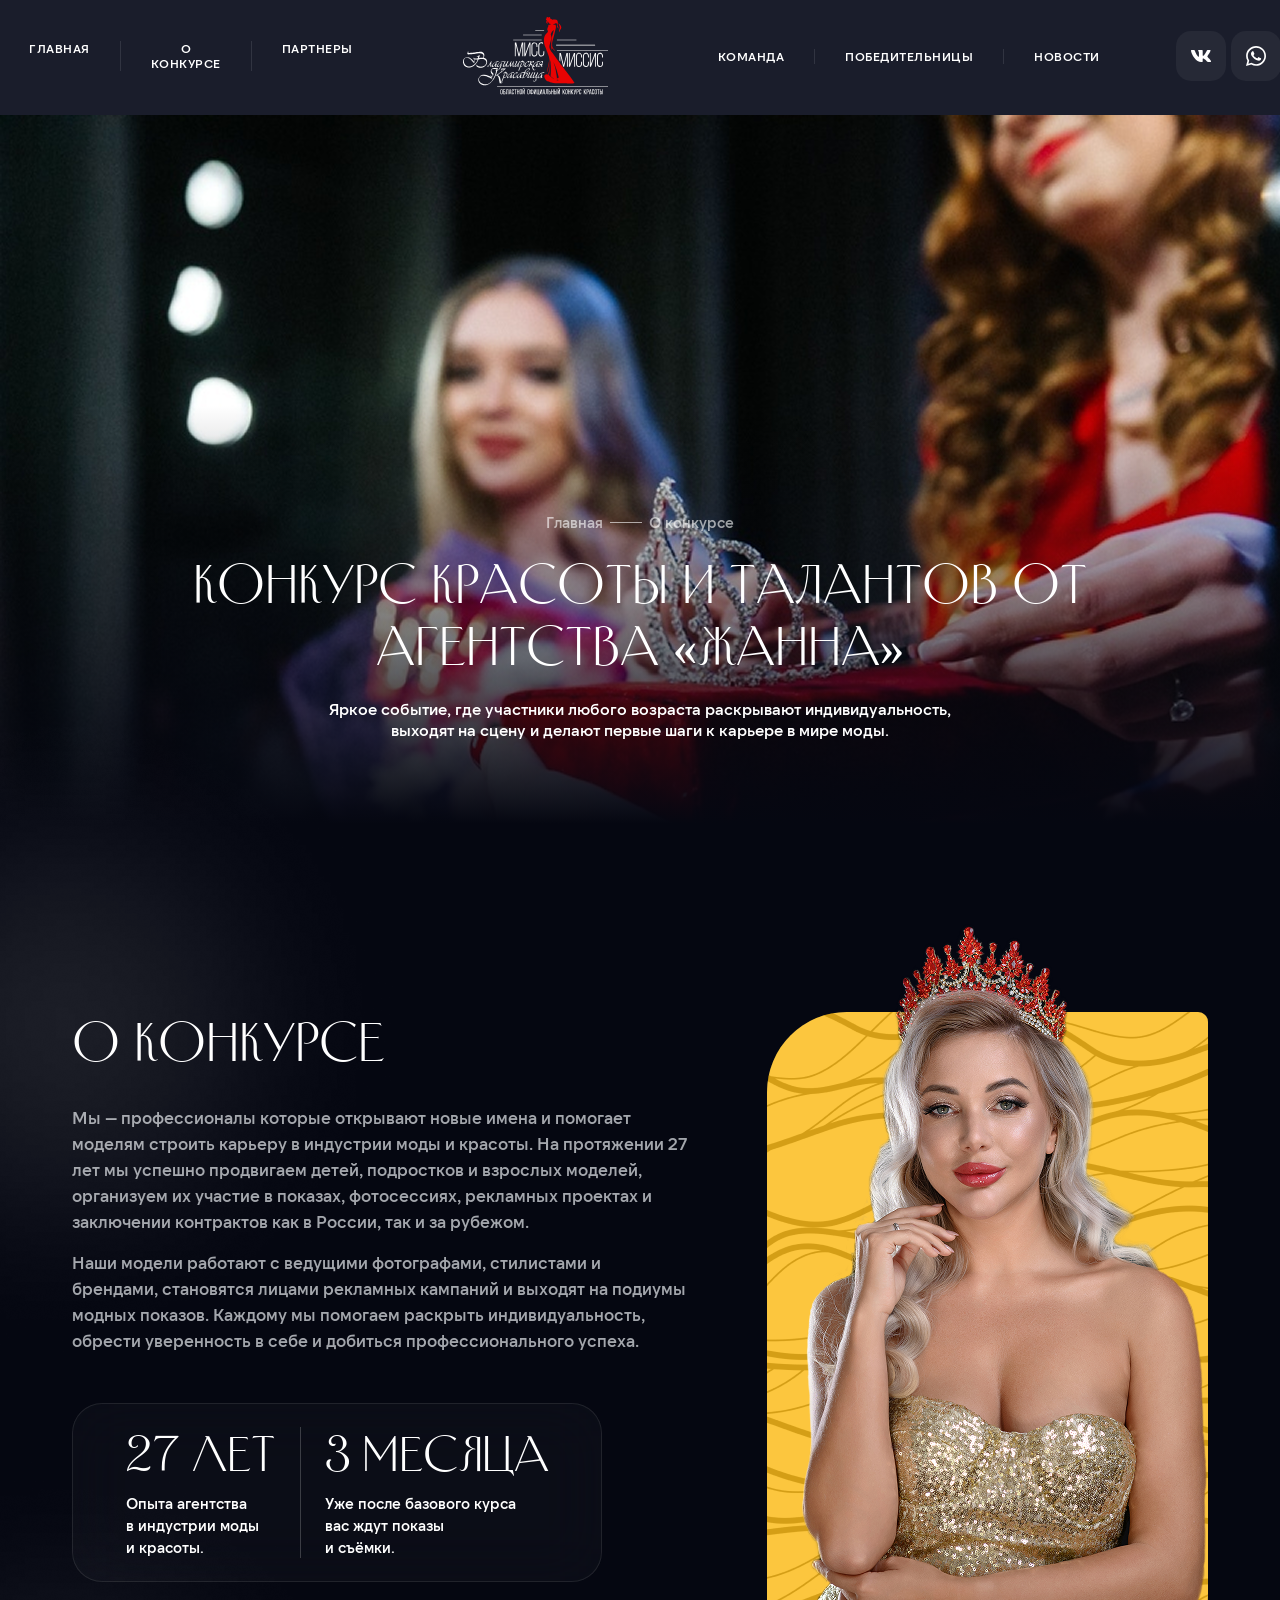
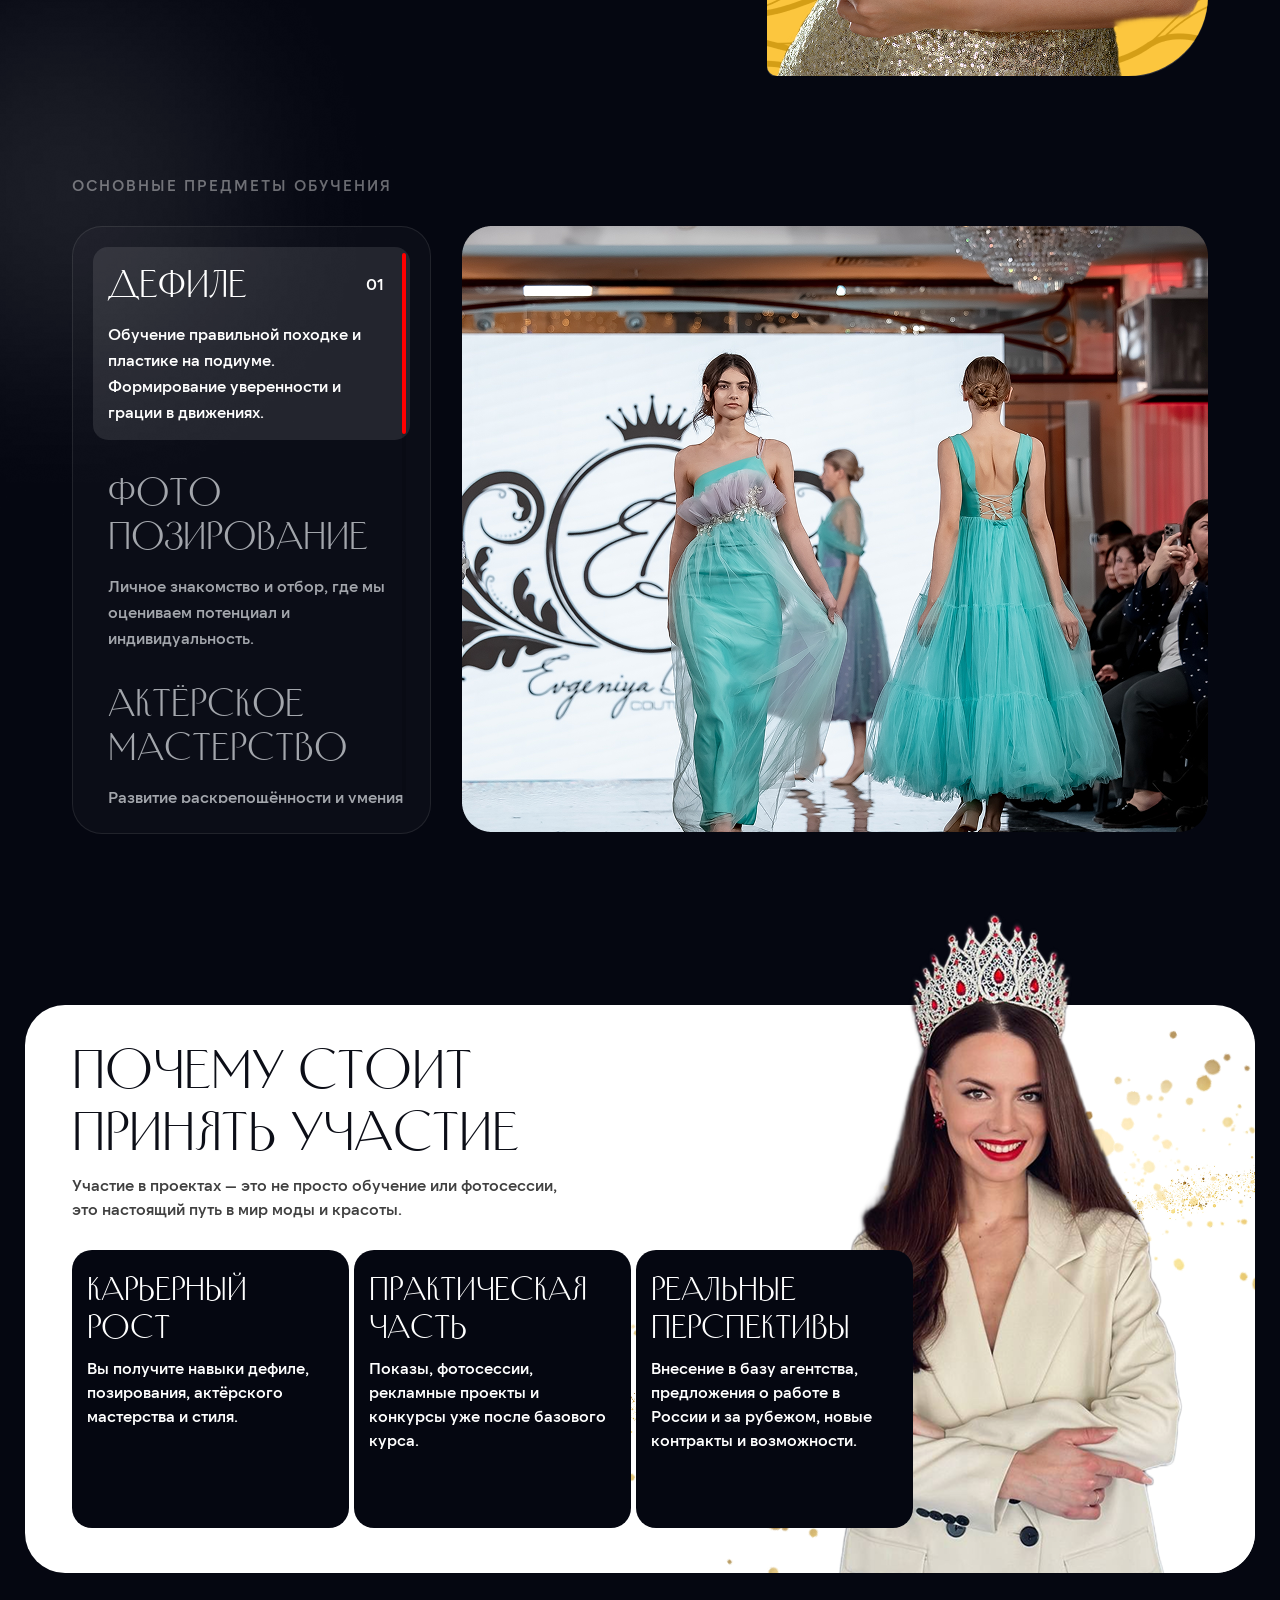
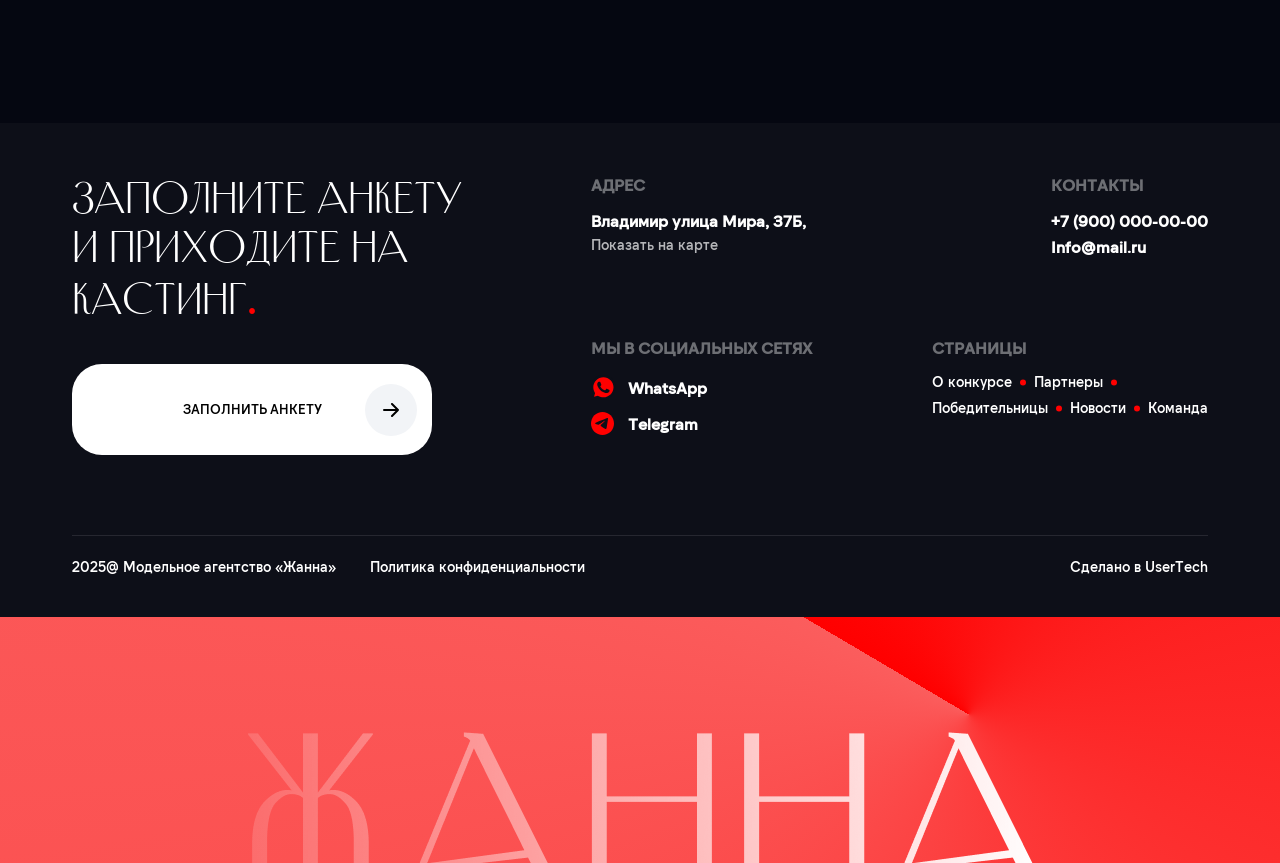
<file: about-contest.html>
<html lang="en">
<head>
    <meta charset="UTF-8">
    <meta name="viewport" content="width=device-width, initial-scale=1.0">
    <link rel="stylesheet" href="/css/swiper.css">
    <link rel="stylesheet" href="/css/main.css">
    <link rel="icon" href="/images/ЛОГО1.svg" type="image/x-icon">
    <title>О конкурсе</title>
</head>
<body>

    <header id="header">
        <div class="header__content">
            <div class="header__container">
                <nav>
                    <a href="/">Главная</a>
                    <a class="header__link-2" href="/about-contest.html">О конкурсе</a>
                    <a href="/partners.html">Партнеры</a>
                </nav>
                <a class="header_logo" href="/"><img src="/images/ЛОГО1.svg" alt=""></a>
                <nav> 
                    <a href="/team.html">Команда</a>
                    <a class="header__link-5" href="/winners.html">Победительницы</a>
                    <a href="/blog.html">Новости</a>
                </nav>
            </div>
            <div class="header__row-contacts">
                <a href="/"><img src="/images/icon-wk.svg" alt=""></a>
                <a href="/"><img src="/images/icon-whatsapp.svg" alt=""></a>
            </div>
        </div>
        <div class="header__burger-icon" id="header__burger-icon">           
            <svg id="header__burger-icon__svg1" width="39" height="13" viewBox="0 0 39 13" fill="none" xmlns="http://www.w3.org/2000/svg">
                <path d="M1 12H38M1 1H38" stroke="white" stroke-width="2" stroke-linecap="round" stroke-linejoin="round"/>
            </svg>           
            <svg id="header__burger-icon__svg2" width="19" height="19" viewBox="0 0 19 19" fill="none" xmlns="http://www.w3.org/2000/svg">
                <path d="M17.9999 17.9999L9.5 9.5M9.5 9.5L1 1M9.5 9.5L18 1M9.5 9.5L1 18" stroke="white" stroke-width="2" stroke-linecap="round" stroke-linejoin="round"/>
            </svg>
        </div>
        <div class="header__burger-menu" id="header__burger-menu">
            <nav>
                <a href="/">Главная</a>
                <div class="header__burger-menu__line"></div>
                <a class="header__link-2" href="/about-contest.html">О конкурсе</a>
                <div class="header__burger-menu__line"></div>
                <a href="/partners.html">Партнеры</a>
                <div class="header__burger-menu__line"></div>
                <a href="/team.html">Команда</a>
                <div class="header__burger-menu__line"></div>
                <a class="header__link-5" href="/winners.html">Победительницы</a>
                <div class="header__burger-menu__line"></div>
                <a href="/blog.html">Новости</a> 
            </nav>
            <div class="header__row-contacts">
                <a href="/"><img src="/images/icon-wk.svg" alt=""></a>
                <a href="/"><img src="/images/icon-whatsapp.svg" alt=""></a>
            </div>
        </div>
    </header>

    <section class="section-main section-main2">
        <div class="section-main__fon"></div>
        <div class="section-main__block">        
            <!--<svg width="23" height="23" viewBox="0 0 23 23" fill="none" xmlns="http://www.w3.org/2000/svg">
                <path d="M11.3682 1.06299C11.4309 0.492322 11.4837 0.0173178 11.4837 0.00742193C11.4837 -0.00247398 11.4903 -0.00247398 11.4969 0.00742193C11.5068 0.0173178 11.5596 0.439543 11.6157 0.947534C11.6718 1.45552 11.7609 2.20431 11.817 2.61335C11.8698 3.02238 11.9457 3.54026 11.9819 3.76787C12.0182 3.99547 12.0908 4.4111 12.1469 4.69149C12.203 4.97187 12.2987 5.40729 12.3614 5.65799C12.4241 5.90539 12.5264 6.27813 12.5923 6.47935C12.6583 6.68386 12.7804 7.00713 12.8596 7.19845C12.9388 7.38977 13.0642 7.65696 13.1401 7.79221C13.2159 7.92745 13.3512 8.15176 13.4436 8.287C13.536 8.42225 13.6977 8.63666 13.8098 8.7653C13.9187 8.89065 14.12 9.08857 14.2553 9.20402C14.3905 9.31947 14.6347 9.5042 14.7997 9.61305C14.9646 9.72191 15.2616 9.89014 15.4596 9.9858C15.6575 10.0815 16.0106 10.2299 16.2448 10.3124C16.4758 10.3948 16.8618 10.5169 17.1027 10.5796C17.3403 10.6422 17.7461 10.7379 18.0001 10.7907C18.2542 10.8467 18.6864 10.9259 18.957 10.9721C19.2308 11.0183 19.6664 11.0842 19.9303 11.1238C20.1943 11.1601 20.8377 11.2426 21.3656 11.302C21.8935 11.3646 22.4181 11.424 22.5369 11.4372C22.6557 11.4471 22.8107 11.4636 22.8833 11.4735C22.9559 11.4834 23.0087 11.4966 22.9988 11.5032C22.9889 11.5131 22.5831 11.5625 22.0915 11.6186C21.5998 11.6714 20.9037 11.7572 20.5407 11.8033C20.1778 11.8495 19.5608 11.9386 19.1714 12.0013C18.7821 12.0639 18.2179 12.1695 17.9177 12.2322C17.6174 12.2981 17.1522 12.4136 16.8783 12.4928C16.6078 12.5686 16.2052 12.7039 15.9875 12.7896C15.7697 12.8754 15.4662 13.0106 15.3111 13.0931C15.156 13.1723 14.9119 13.3174 14.7667 13.4164C14.6215 13.512 14.3905 13.6869 14.2553 13.8023C14.12 13.9178 13.9022 14.1388 13.7735 14.2905C13.6449 14.4456 13.4799 14.66 13.4073 14.7688C13.3347 14.8777 13.2159 15.0789 13.1401 15.2141C13.0642 15.3494 12.9388 15.6166 12.8596 15.8079C12.7804 15.9992 12.6616 16.3192 12.5956 16.5171C12.533 16.715 12.4274 17.0878 12.3647 17.3418C12.2987 17.5958 12.2096 17.9982 12.1634 18.2324C12.1172 18.4666 12.0413 18.8822 11.9951 19.156C11.9523 19.4265 11.8698 19.984 11.817 20.393C11.7609 20.802 11.6718 21.5508 11.6157 22.0588C11.5596 22.5668 11.5068 22.989 11.5002 22.9989C11.4936 23.0088 11.4771 22.9494 11.4672 22.867C11.4573 22.7845 11.4111 22.3689 11.365 21.9434C11.3188 21.5178 11.233 20.7888 11.1703 20.327C11.1076 19.8652 11.0119 19.2187 10.9558 18.8921C10.8997 18.5656 10.8007 18.0609 10.7381 17.7706C10.6721 17.4803 10.5566 17.0284 10.4774 16.7645C10.3982 16.5006 10.2794 16.1543 10.2134 15.9893C10.1475 15.8244 10.0188 15.544 9.92969 15.3626C9.83731 15.1812 9.68553 14.914 9.58655 14.7688C9.49086 14.6237 9.30279 14.3796 9.16752 14.2245C9.03224 14.0695 8.80458 13.8485 8.6594 13.7331C8.51753 13.6143 8.28657 13.4494 8.15129 13.3603C8.01601 13.2712 7.75535 13.1261 7.57388 13.037C7.39241 12.948 7.08887 12.816 6.8975 12.7435C6.70613 12.6742 6.37289 12.562 6.15512 12.4994C5.93736 12.4367 5.52163 12.3311 5.23128 12.2652C4.94092 12.2025 4.44271 12.1035 4.12596 12.0507C3.80921 11.9947 3.22191 11.9056 2.82268 11.8495C2.42345 11.7968 1.62828 11.6978 1.05747 11.6351C0.486669 11.5724 0.0115481 11.5197 0.00494917 11.5197C-0.00164972 11.5197 -0.00164972 11.5131 0.00494917 11.5032C0.0115481 11.4966 0.427279 11.4438 0.925495 11.3877C1.42371 11.3349 2.1232 11.2492 2.47624 11.203C2.82928 11.1601 3.39348 11.0776 3.73003 11.0216C4.06657 10.9688 4.53509 10.8863 4.76935 10.8401C5.00361 10.794 5.40615 10.7049 5.6602 10.6389C5.91426 10.5763 6.31679 10.4608 6.55106 10.3816C6.78532 10.3025 7.12186 10.1771 7.29343 10.1013C7.465 10.0254 7.74216 9.88684 7.90383 9.79448C8.0655 9.70212 8.31296 9.54048 8.44824 9.43823C8.58352 9.33927 8.78148 9.17433 8.89036 9.07538C8.99595 8.97642 9.17412 8.7851 9.283 8.64985C9.39188 8.51461 9.55355 8.2903 9.64264 8.15506C9.73172 8.01981 9.8736 7.75922 9.96268 7.57779C10.0518 7.39637 10.1804 7.10609 10.2464 6.93456C10.3124 6.76303 10.4312 6.40018 10.5104 6.12639C10.5896 5.85591 10.7051 5.3875 10.771 5.08732C10.8337 4.78715 10.9327 4.26926 10.9855 3.9328C11.0416 3.59634 11.1241 3.04877 11.167 2.7123C11.2132 2.37584 11.3023 1.63365 11.3682 1.06299Z" fill="white"/>
            </svg>-->
            <div class="nav-single"><a href="/">Главная</a> <div class="nav-single__line"></div> <a href="/about-contest.html">О конкурсе</a></div>
            <h2>Конкурс красоты и талантов от <br> агентства «Жанна»</h2>
            <p class="section-main__desc">Яркое событие, где участники любого возраста раскрывают индивидуальность, <br> выходят на сцену и делают первые шаги к карьере в мире моды.</p>
        </div>
    </section>

    <section class="section-about-contest section-about-contest-page-about-contest">
        <div class="dicor-eclipse">
            <img src="/images/Ellipse 221.png" alt="">
        </div>
        <div class="section-about-contest__block-left">
            <h2>О конкурсе</h2>
            <div class="section-about-contest__block-desc">
                <p>
                    Мы — профессионалы которые открывают новые имена и помогает моделям строить карьеру в индустрии моды и красоты. На протяжении 27 лет мы успешно продвигаем детей, подростков и взрослых моделей, организуем их участие в показах, фотосессиях, рекламных проектах и заключении контрактов как в России, так и за рубежом.
                </p>
                <p>
                    Наши модели работают с ведущими фотографами, стилистами и брендами, становятся лицами рекламных кампаний и выходят на подиумы модных показов. Каждому мы помогаем раскрыть индивидуальность, обрести уверенность в себе и добиться профессионального успеха.
                </p>
            </div>
            <div class="section-about-contest__block-row">
                <div class="section-about-contest__block-row__block" id="section-about-contest__block-row__block1">
                    <h3>27 лет</h3>
                    <p>Опыта агентства <br> в индустрии моды <br> и красоты.</p>
                </div>
                <div class="section-about-contest__block-row__block" id="section-about-contest__block-row__block2">
                    <h3>10</h3>
                    <p>Фотосессий от <br> модельных тестов <br> до fashion-съёмок.</p>
                </div>
                <div class="section-about-contest__block-row__block" id="section-about-contest__block-row__block3">
                    <h3>3 месяца</h3>
                    <p>Уже после базового курса <br> вас ждут показы <br> и съёмки.</p>
                </div>
            </div>
        </div>
        <div class="section-about-contest__block-right">
            <div class="section-about-contest__block-right__block-img">
                <div class="section-about-contest__block-right__block-img__fon-stripes"></div>
                <img src="/images/woman-wearing-black-dress-crown 1.png" alt="">
            </div>
        </div>
    </section>

    <section class="section-training">
        <div class="dicor-eclipse">
            <img src="/images/Ellipse 221.png" alt="">
        </div>
        <p class="section-training__title">Основные предметы обучения</p>
        <div class="section-training__row">
            <div class="section-training__row__block-left">
                <div class="swiper swiper2">
  <!-- Additional required wrapper -->
  <div class="swiper-wrapper">
    <!-- Slides -->
    <div class="swiper-slide">
        <div class="section-training__row__block-left__wrap-blocks">
            <div class="section-training__row__block-left__block" id="section-training__row__block-left__block1">
                    <h4 class="section-training__row__block-left__block__title">Дефиле</h4>
                    <p class="section-training__row__block-left__block__desc">Обучение правильной походке и пластике на подиуме. Формирование уверенности 
                    и грации в движениях.</p>
                </div>
                <div class="section-training__row__block-left__block">
                    <h4 class="section-training__row__block-left__block__title">Фото <br> позирование</h4>
                    <p class="section-training__row__block-left__block__desc">Личное знакомство и отбор, где мы оцениваем потенциал и индивидуальность.</p>
                </div>
                <div class="section-training__row__block-left__block">
                    <h4 class="section-training__row__block-left__block__title">Актёрское <br> мастерство</h4>
                    <p class="section-training__row__block-left__block__desc">Развитие раскрепощённости и умения выражать эмоции. Техника сценического поведения 
                    и самопрезентации.</p>
                </div>
        </div>
    </div>
    <div class="swiper-slide">
        <div class="section-training__row__block-left__wrap-blocks">
            <div class="section-training__row__block-left__block">
                    <h4 class="section-training__row__block-left__block__title">Этикет</h4>
                    <p class="section-training__row__block-left__block__desc">Правила поведения в обществе и культура общения. Формирование образа успешной 
и уверенной личности.</p>
                </div>
                <div class="section-training__row__block-left__block">
                    <h4 class="section-training__row__block-left__block__title">Развитие</h4>
                    <p class="section-training__row__block-left__block__desc">Внесение в базу моделей и возможность получить первые профессиональные контракты в России и за рубежом.</p>
                </div>
                <div class="section-training__row__block-left__block">
                    <h4 class="section-training__row__block-left__block__title">Стилистика</h4>
                    <p class="section-training__row__block-left__block__desc">Основы подбора одежды и аксессуаров. Создание гармоничного и современного образа.</p>
                </div>
        </div>
    </div>
    <div class="swiper-slide">
        <div class="section-training__row__block-left__wrap-blocks">
            <div class="section-training__row__block-left__block">
                    <h4 class="section-training__row__block-left__block__title">Макияж</h4>
                    <p class="section-training__row__block-left__block__desc">Изучение техник визажа для сцены 
и повседневной жизни. Умение подчеркнуть индивидуальную красоту.</p>
                </div>
                <div class="section-training__row__block-left__block">
                    <h4 class="section-training__row__block-left__block__title">Хореография</h4>
                    <p class="section-training__row__block-left__block__desc">Развитие пластики, ритма и координации движений. Танцевальная подготовка для подиума и сцены.</p>
                </div>
                <div class="section-training__row__block-left__block">
                    <h4 class="section-training__row__block-left__block__title">Шейпинг</h4>
                    <p class="section-training__row__block-left__block__desc">Физическая подготовка, укрепление тела 
и осанки. Поддержание формы и развитие выносливости.</p>
                </div>
        </div>
    </div>
    
  </div>
  <!-- If we need pagination 
  <div class="swiper-pagination"></div>-->

  <!-- If we need navigation buttons 
  <div class="swiper-button-prev"></div>
  <div class="swiper-button-next"></div>-->

  <!-- If we need scrollbar -->
  <div class="swiper-scrollbar"></div>
</div>
                <!--<div class="section-training__row__block-left__block" id="section-training__row__block-left__block1">
                    <h4 class="section-training__row__block-left__block__title">Дефиле</h4>
                    <p class="section-training__row__block-left__block__desc">Обучение правильной походке и пластике на подиуме. Формирование уверенности 
и грации в движениях.</p>
                </div>
                <div class="section-training__row__block-left__block">
                    <h4 class="section-training__row__block-left__block__title">Фото <br> позирование</h4>
                    <p class="section-training__row__block-left__block__desc">Личное знакомство и отбор, где мы оцениваем потенциал и индивидуальность.</p>
                </div>
                <div class="section-training__row__block-left__block" id="section-training__row__block-left__block3">
                    <h4 class="section-training__row__block-left__block__title">Актёрское <br> мастерство</h4>
                    <p class="section-training__row__block-left__block__desc">Развитие раскрепощённости и умения выражать эмоции. Техника сценического поведения 
и самопрезентации.</p>
                </div>-->
            </div>
            <div class="section-training__row__block-right">
                <img src="/images/blue-girls.png" alt="">
            </div>
        </div>
    </section>

    <section class="section-benefit section-benefit2">
        <div class="section-benefit__block-left">
            <h2>Почему стоит <br> принять участие</h2>
            <p class="section-benefit__desc">Участие в проектах  — это не просто обучение или фотосессии, <br> это настоящий путь в мир моды и красоты.</p>
            <div class="section-benefit__row">
                <div class="section-benefit__row__block">
                    <p class="section-benefit__row__block__title">Карьерный <br> рост</p>
                    <p class="section-benefit__row__block__desc">Вы получите навыки дефиле, позирования, актёрского мастерства и стиля.</p>
                </div>
                <div class="section-benefit__row__block">
                    <p class="section-benefit__row__block__title">Практическая <br> часть</p>
                    <p class="section-benefit__row__block__desc">Показы, фотосессии, рекламные проекты и конкурсы уже после базового курса.</p>
                </div>
                <div class="section-benefit__row__block">
                    <p class="section-benefit__row__block__title">Реальные <br> перспективы</p>
                    <p class="section-benefit__row__block__desc">Внесение в базу агентства, предложения о работе в России и за рубежом, новые контракты и возможности.</p>
                </div>
            </div>
        </div>
        <div class="section-benefit__block-right">
            <img class="section-benefit__block-right__img-fon" src="/images/golden-dots-scattered-white-background 1.png" alt="">
            <img src="/images/Красивая тетя2.png" alt="">
        </div>
    </section>

    <footer>
        <div class="footer__container1">
            <div class="footer__container1__block-left">
                <p class="footer__title">Заполните анкету <br> и приходите на кастинг<span>.</span></p>
                <div class="btn-form"><p>Заполнить анкету</p></div>
            </div>
            <div class="footer__container1__block-right">
                <div class="footer__container1__block-right__row">
                    <div class="footer__container1__block-right__row__block">
                        <p class="footer__container1__block-right__row__title">Адрес</p>
                        <p class="footer__container1__block-right__row__data">Владимир улица Мира, 37Б,</p>
                        <a href="/contacts.html">Показать на карте</a>
                    </div>
                    <div class="footer__container1__block-right__row__block">
                        <p class="footer__container1__block-right__row__title">Контакты</p>
                        <p class="footer__container1__block-right__row__data">+7 (900) 000-00-00</p>
                        <p class="footer__container1__block-right__row__data">Info@mail.ru</p>
                    </div>
                </div>
                <div class="footer__container1__block-right__row" id="footer__container1__block-right__row2">
                    <div class="footer__container1__block-right__row__block">
                        <p class="footer__container1__block-right__row__title">Мы в социальных сетях</p>
                        <div class="footer__container1__block-right__row__row-contacts">
                            <a href=""><img src="/images/WhatsApp-red.svg" alt=""></a>
                            <p>WhatsApp</p>
                        </div>
                        <div class="footer__container1__block-right__row__row-contacts footer__container1__block-right__row__row-contacts2">
                            <a href=""><img src="/images/Telegram-red.svg" alt=""></a>
                            <p>Telegram</p>
                        </div>
                    </div>
                    <div class="footer__container1__block-right__row__block">
                        <p class="footer__container1__block-right__row__title">Страницы</p>
                        <nav class="footer__nav-row1">
                            <a href="/about-contest.html">О конкурсе</a>
                            <svg width="6" height="7" viewBox="0 0 6 7" fill="none" xmlns="http://www.w3.org/2000/svg">
                                <circle cx="3" cy="3.5" r="3" fill="#FF0000"/>
                            </svg>
                            <a href="/partners.html">Партнеры</a>
                            <svg width="6" height="7" viewBox="0 0 6 7" fill="none" xmlns="http://www.w3.org/2000/svg">
                                <circle cx="3" cy="3.5" r="3" fill="#FF0000"/>
                            </svg>
                        </nav>
                        <nav class="footer__nav-row2">
                            <a href="/winners.html">Победительницы</a>
                            <svg width="6" height="7" viewBox="0 0 6 7" fill="none" xmlns="http://www.w3.org/2000/svg">
                                <circle cx="3" cy="3.5" r="3" fill="#FF0000"/>
                            </svg>
                            <a href="/blog.html">Новости</a>
                            <svg width="6" height="7" viewBox="0 0 6 7" fill="none" xmlns="http://www.w3.org/2000/svg">
                                <circle cx="3" cy="3.5" r="3" fill="#FF0000"/>
                            </svg>
                            <a href="/team.html">Команда</a>
                        </nav>
                    </div>
                </div>
            </div>
        </div>
        <div class="footer__container2">
            <div class="footer__container2__row-left">
                <p>2025@ Модельное агентство «Жанна»</p>
                <p>Политика конфиденциальности</p>
            </div>
            <p>Сделано в UserTech</p>
        </div>
        <div class="footer__container3">
            <img src="/images/Жанна.png" alt="">
        </div>
    </footer>

    <script src="/js/swiper.js"></script>
    <script src="/js/main.js"></script>
    
</body>
</html>
</file>
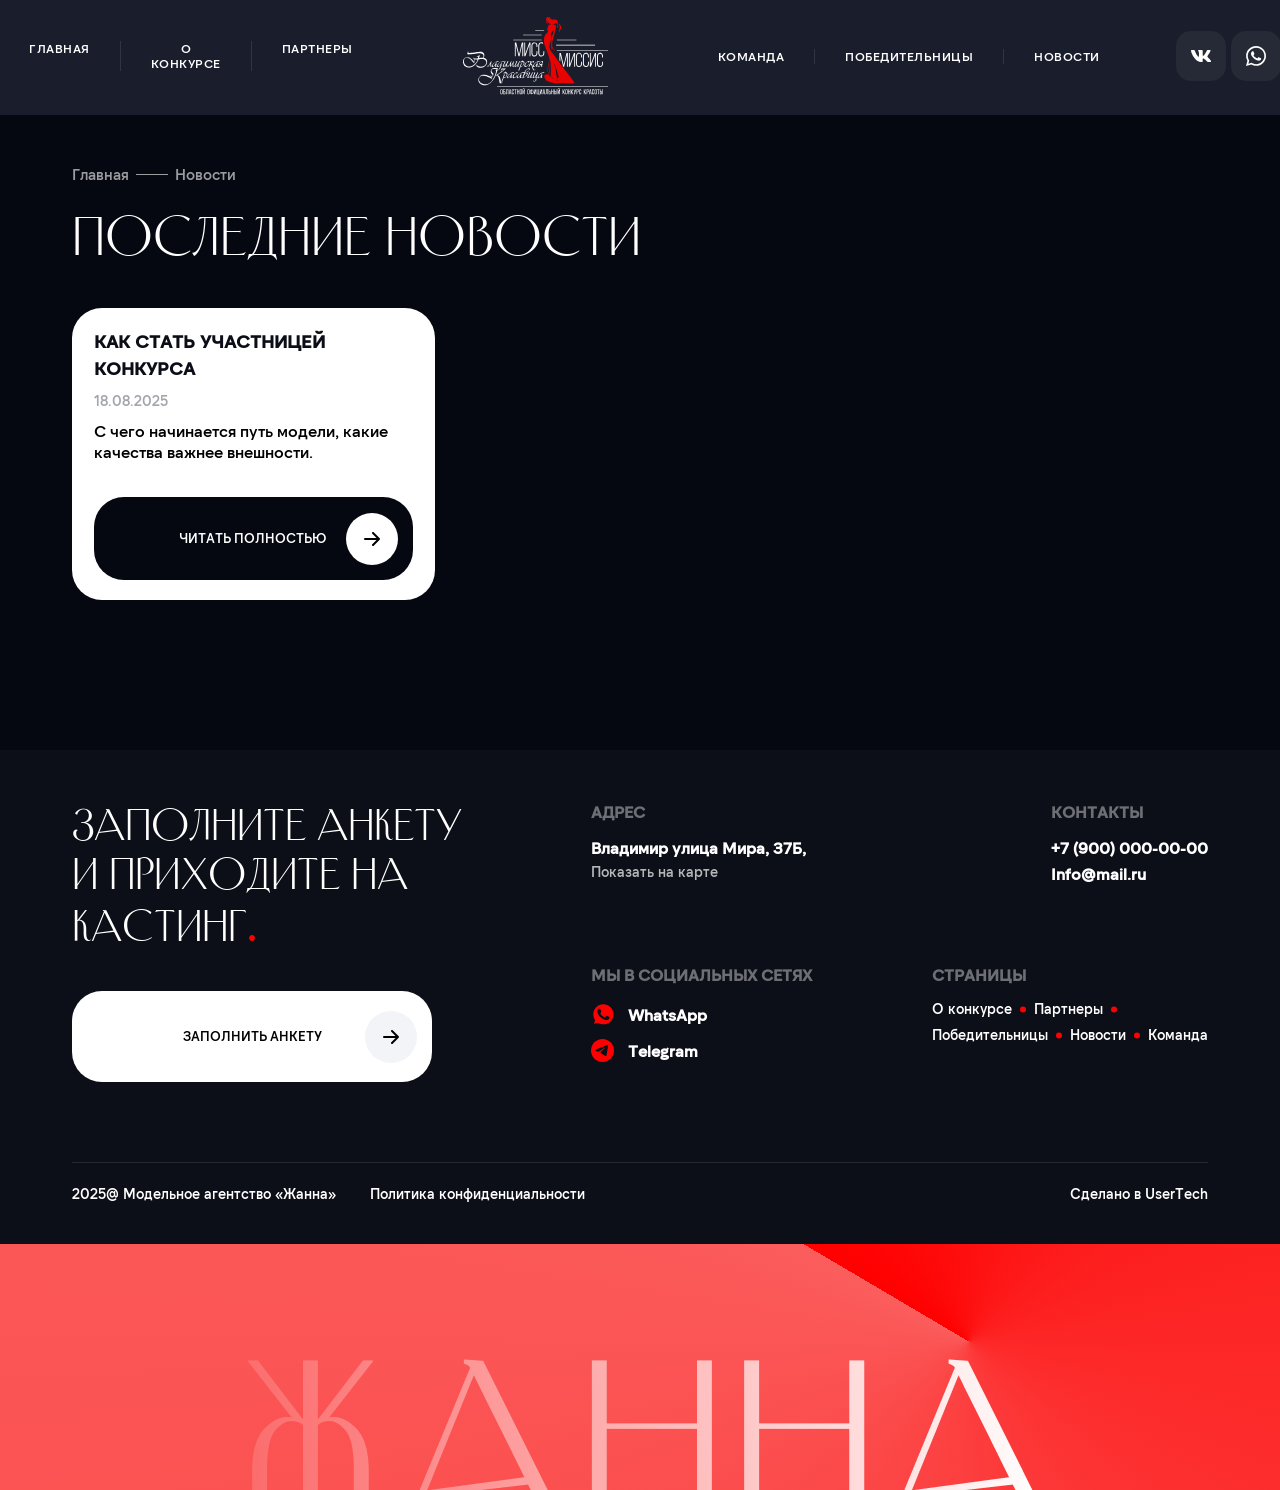
<file: blog.html>
<html lang="en">
<head>
    <meta charset="UTF-8">
    <meta name="viewport" content="width=device-width, initial-scale=1.0">
    <link rel="stylesheet" href="/css/main.css">
    <link rel="icon" href="/images/ЛОГО1.svg" type="image/x-icon">
    <title>Новости</title>
</head>
<body>

    <header id="header">
        <div class="header__content">
            <div class="header__container">
                <nav>
                    <a href="/">Главная</a>
                    <a class="header__link-2" href="/about-contest.html">О конкурсе</a>
                    <a href="/partners.html">Партнеры</a>
                </nav>
                <a class="header_logo" href="/"><img src="/images/ЛОГО1.svg" alt=""></a>
                <nav> 
                    <a href="/team.html">Команда</a>
                    <a class="header__link-5" href="/winners.html">Победительницы</a>
                    <a href="/blog.html">Новости</a>
                </nav>
            </div>
            <div class="header__row-contacts">
                <a href="/"><img src="/images/icon-wk.svg" alt=""></a>
                <a href="/"><img src="/images/icon-whatsapp.svg" alt=""></a>
            </div>
        </div>
        <div class="header__burger-icon" id="header__burger-icon">           
            <svg id="header__burger-icon__svg1" width="39" height="13" viewBox="0 0 39 13" fill="none" xmlns="http://www.w3.org/2000/svg">
                <path d="M1 12H38M1 1H38" stroke="white" stroke-width="2" stroke-linecap="round" stroke-linejoin="round"/>
            </svg>           
            <svg id="header__burger-icon__svg2" width="19" height="19" viewBox="0 0 19 19" fill="none" xmlns="http://www.w3.org/2000/svg">
                <path d="M17.9999 17.9999L9.5 9.5M9.5 9.5L1 1M9.5 9.5L18 1M9.5 9.5L1 18" stroke="white" stroke-width="2" stroke-linecap="round" stroke-linejoin="round"/>
            </svg>
        </div>
        <div class="header__burger-menu" id="header__burger-menu">
            <nav>
                <a href="/">Главная</a>
                <div class="header__burger-menu__line"></div>
                <a class="header__link-2" href="/about-contest.html">О конкурсе</a>
                <div class="header__burger-menu__line"></div>
                <a href="/partners.html">Партнеры</a>
                <div class="header__burger-menu__line"></div>
                <a href="/team.html">Команда</a>
                <div class="header__burger-menu__line"></div>
                <a class="header__link-5" href="/winners.html">Победительницы</a>
                <div class="header__burger-menu__line"></div>
                <a href="/blog.html">Новости</a> 
            </nav>
            <div class="header__row-contacts">
                <a href="/"><img src="/images/icon-wk.svg" alt=""></a>
                <a href="/"><img src="/images/icon-whatsapp.svg" alt=""></a>
            </div>
        </div>
    </header>

    <section class="section-main-page-team">
        <div class="nav-single">
            <a href="/">Главная</a> 
            <div class="nav-single__line"></div> 
            <a href="/blog.html">Новости</a>
        </div>
        <h2>Последние новости</h2>
    </section>

    <section class="section-blog section-blog2">
        <!--<h2>Наш блог</h2>-->
        <div class="section-blog__grid">
            <div class="section-blog__grid__block">
                <p class="section-blog__grid__block__title">Как стать Участницей <br> конкурса</p>
                <p class="section-blog__grid__block__number">18.08.2025</p>
                <p class="section-blog__grid__block__desc">С чего начинается путь модели, какие качества важнее внешности.</p>
                <a href="/how-become-model.html" class="section-blog__grid__block__btn">
                    <p>Читать полностью</p>
                </a>
            </div>
            <!--<div class="section-blog__grid__block">
                <p class="section-blog__grid__block__title">Как стать Участницей <br> конкурса</p>
                <p class="section-blog__grid__block__number">18.08.2025</p>
                <p class="section-blog__grid__block__desc">С чего начинается путь модели, какие качества важнее внешности.</p>
                <a href="/how-become-model.html" class="section-blog__grid__block__btn">
                    <p>Читать полностью</p>
                </a>
            </div>
            <div class="section-blog__grid__block">
                <p class="section-blog__grid__block__title">Как стать Участницей <br> конкурса</p>
                <p class="section-blog__grid__block__number">18.08.2025</p>
                <p class="section-blog__grid__block__desc">С чего начинается путь модели, какие качества важнее внешности.</p>
                <a href="/how-become-model.html" class="section-blog__grid__block__btn">
                    <p>Читать полностью</p>
                </a>
            </div>
            <div class="section-blog__grid__block">
                <p class="section-blog__grid__block__title">Как стать Участницей <br> конкурса</p>
                <p class="section-blog__grid__block__number">18.08.2025</p>
                <p class="section-blog__grid__block__desc">С чего начинается путь модели, какие качества важнее внешности.</p>
                <a href="/how-become-model.html" class="section-blog__grid__block__btn">
                    <p>Читать полностью</p>
                </a>
            </div>
            <div class="section-blog__grid__block" id="section-blog2__grid__block5">
                <p class="section-blog__grid__block__title">Как стать Участницей <br> конкурса</p>
                <p class="section-blog__grid__block__number">18.08.2025</p>
                <p class="section-blog__grid__block__desc">С чего начинается путь модели, какие качества важнее внешности.</p>
                <a href="/how-become-model.html" class="section-blog__grid__block__btn">
                    <p>Читать полностью</p>
                </a>
            </div>
            <div class="section-blog__grid__block" id="section-blog2__grid__block6">
                <p class="section-blog__grid__block__title">Как стать Участницей <br> конкурса</p>
                <p class="section-blog__grid__block__number">18.08.2025</p>
                <p class="section-blog__grid__block__desc">С чего начинается путь модели, какие качества важнее внешности.</p>
                <a href="/how-become-model.html" class="section-blog__grid__block__btn">
                    <p>Читать полностью</p>
                </a>
            </div>-->
        </div>
    </section>

    <footer>
        <div class="footer__container1">
            <div class="footer__container1__block-left">
                <p class="footer__title">Заполните анкету <br> и приходите на кастинг<span>.</span></p>
                <div class="btn-form"><p>Заполнить анкету</p></div>
            </div>
            <div class="footer__container1__block-right">
                <div class="footer__container1__block-right__row">
                    <div class="footer__container1__block-right__row__block">
                        <p class="footer__container1__block-right__row__title">Адрес</p>
                        <p class="footer__container1__block-right__row__data">Владимир улица Мира, 37Б,</p>
                        <a href="/contacts.html">Показать на карте</a>
                    </div>
                    <div class="footer__container1__block-right__row__block">
                        <p class="footer__container1__block-right__row__title">Контакты</p>
                        <p class="footer__container1__block-right__row__data">+7 (900) 000-00-00</p>
                        <p class="footer__container1__block-right__row__data">Info@mail.ru</p>
                    </div>
                </div>
                <div class="footer__container1__block-right__row" id="footer__container1__block-right__row2">
                    <div class="footer__container1__block-right__row__block">
                        <p class="footer__container1__block-right__row__title">Мы в социальных сетях</p>
                        <div class="footer__container1__block-right__row__row-contacts">
                            <a href=""><img src="/images/WhatsApp-red.svg" alt=""></a>
                            <p>WhatsApp</p>
                        </div>
                        <div class="footer__container1__block-right__row__row-contacts footer__container1__block-right__row__row-contacts2">
                            <a href=""><img src="/images/Telegram-red.svg" alt=""></a>
                            <p>Telegram</p>
                        </div>
                    </div>
                    <div class="footer__container1__block-right__row__block">
                        <p class="footer__container1__block-right__row__title">Страницы</p>
                        <nav class="footer__nav-row1">
                            <a href="/about-contest.html">О конкурсе</a>
                            <svg width="6" height="7" viewBox="0 0 6 7" fill="none" xmlns="http://www.w3.org/2000/svg">
                                <circle cx="3" cy="3.5" r="3" fill="#FF0000"/>
                            </svg>
                            <a href="/partners.html">Партнеры</a>
                            <svg width="6" height="7" viewBox="0 0 6 7" fill="none" xmlns="http://www.w3.org/2000/svg">
                                <circle cx="3" cy="3.5" r="3" fill="#FF0000"/>
                            </svg>
                        </nav>
                        <nav class="footer__nav-row2">
                            <a href="/winners.html">Победительницы</a>
                            <svg width="6" height="7" viewBox="0 0 6 7" fill="none" xmlns="http://www.w3.org/2000/svg">
                                <circle cx="3" cy="3.5" r="3" fill="#FF0000"/>
                            </svg>
                            <a href="/blog.html">Новости</a>
                            <svg width="6" height="7" viewBox="0 0 6 7" fill="none" xmlns="http://www.w3.org/2000/svg">
                                <circle cx="3" cy="3.5" r="3" fill="#FF0000"/>
                            </svg>
                            <a href="/team.html">Команда</a>
                        </nav>
                    </div>
                </div>
            </div>
        </div>
        <div class="footer__container2">
            <div class="footer__container2__row-left">
                <p>2025@ Модельное агентство «Жанна»</p>
                <p>Политика конфиденциальности</p>
            </div>
            <p>Сделано в UserTech</p>
        </div>
        <div class="footer__container3">
            <img src="/images/Жанна.png" alt="">
        </div>
    </footer>

    <script src="/js/main.js"></script>
    
</body>
</html>
</file>
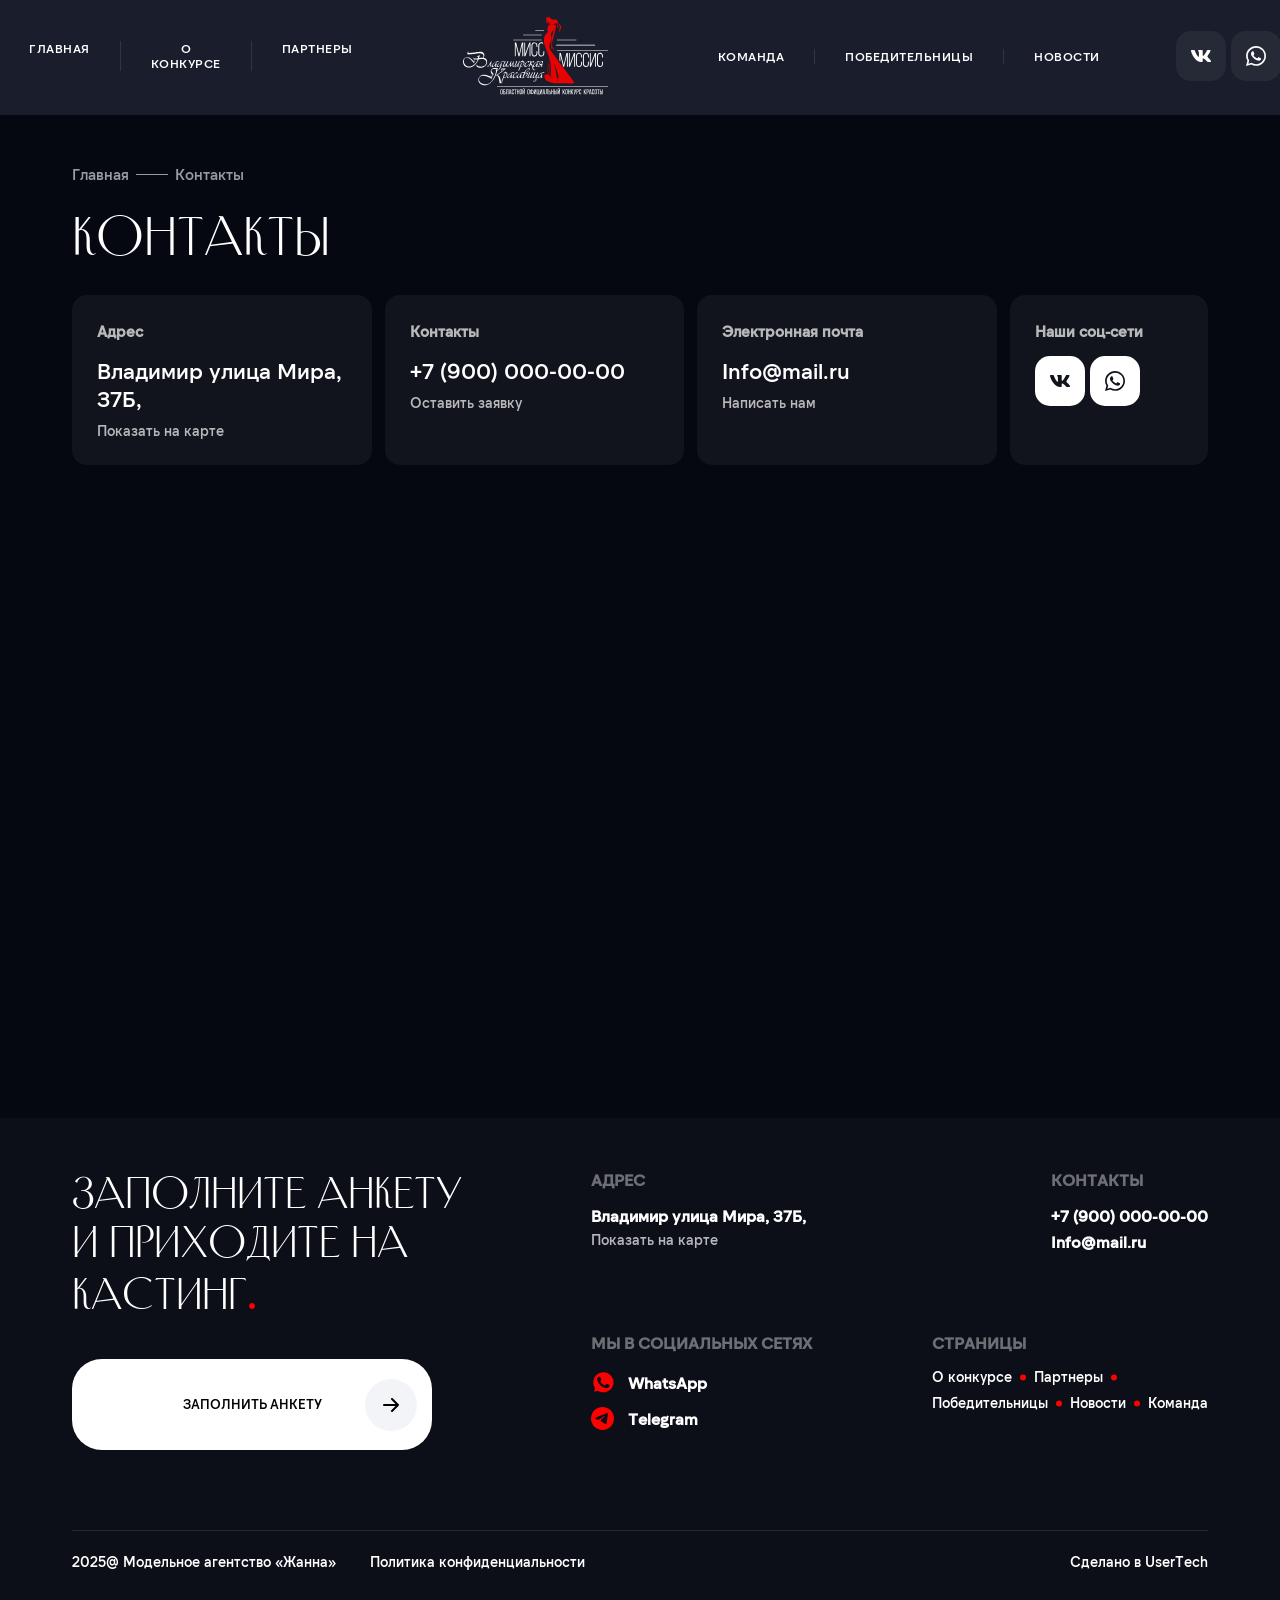
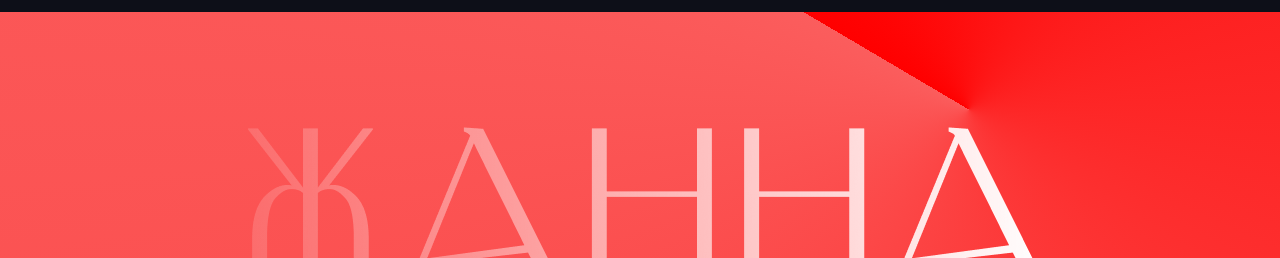
<file: contacts.html>
<html lang="en">
<head>
    <meta charset="UTF-8">
    <meta name="viewport" content="width=device-width, initial-scale=1.0">
    <link rel="stylesheet" href="/css/main.css">
    <link rel="icon" href="/images/ЛОГО1.svg" type="image/x-icon">
    <title>Контакты</title>
</head>
<body>

    <header id="header">
        <div class="header__content">
            <div class="header__container">
                <nav>
                    <a href="/">Главная</a>
                    <a class="header__link-2" href="/about-contest.html">О конкурсе</a>
                    <a href="/partners.html">Партнеры</a>
                </nav>
                <a class="header_logo" href="/"><img src="/images/ЛОГО1.svg" alt=""></a>
                <nav> 
                    <a href="/team.html">Команда</a>
                    <a class="header__link-5" href="/winners.html">Победительницы</a>
                    <a href="/blog.html">Новости</a>
                </nav>
            </div>
            <div class="header__row-contacts">
                <a href="/"><img src="/images/icon-wk.svg" alt=""></a>
                <a href="/"><img src="/images/icon-whatsapp.svg" alt=""></a>
            </div>
        </div>
        <div class="header__burger-icon" id="header__burger-icon">           
            <svg id="header__burger-icon__svg1" width="39" height="13" viewBox="0 0 39 13" fill="none" xmlns="http://www.w3.org/2000/svg">
                <path d="M1 12H38M1 1H38" stroke="white" stroke-width="2" stroke-linecap="round" stroke-linejoin="round"/>
            </svg>           
            <svg id="header__burger-icon__svg2" width="19" height="19" viewBox="0 0 19 19" fill="none" xmlns="http://www.w3.org/2000/svg">
                <path d="M17.9999 17.9999L9.5 9.5M9.5 9.5L1 1M9.5 9.5L18 1M9.5 9.5L1 18" stroke="white" stroke-width="2" stroke-linecap="round" stroke-linejoin="round"/>
            </svg>
        </div>
        <div class="header__burger-menu" id="header__burger-menu">
            <nav>
                <a href="/">Главная</a>
                <div class="header__burger-menu__line"></div>
                <a class="header__link-2" href="/about-contest.html">О конкурсе</a>
                <div class="header__burger-menu__line"></div>
                <a href="/partners.html">Партнеры</a>
                <div class="header__burger-menu__line"></div>
                <a href="/team.html">Команда</a>
                <div class="header__burger-menu__line"></div>
                <a class="header__link-5" href="/winners.html">Победительницы</a>
                <div class="header__burger-menu__line"></div>
                <a href="/blog.html">Новости</a> 
            </nav>
            <div class="header__row-contacts">
                <a href="/"><img src="/images/icon-wk.svg" alt=""></a>
                <a href="/"><img src="/images/icon-whatsapp.svg" alt=""></a>
            </div>
        </div>
    </header>
    
    <section class="section-main-page-team">
        <div class="nav-single">
            <a href="/">Главная</a> 
            <div class="nav-single__line"></div> 
            <a href="/contacts.html">Контакты</a>
        </div>
        <h2>Контакты</h2>
    </section>

    <section class="section-contacts-page">
        <div class="section-contacts-page__row">
            <div class="section-contacts-page__row__block">
                <p class="section-contacts-page__row__block__title">Адрес</p>
                <p class="section-contacts-page__row__block__data">Владимир улица Мира, 37Б,</p>
                <a href="" class="section-contacts-page__row__block__link">Показать на карте</a>
            </div>
            <div class="section-contacts-page__row__block">
                <p class="section-contacts-page__row__block__title">Контакты</p>
                <p class="section-contacts-page__row__block__data">+7 (900) 000-00-00</p>
                <a href="" class="section-contacts-page__row__block__link">Оставить заявку</a>
            </div>
            <div class="section-contacts-page__row__block">
                <p class="section-contacts-page__row__block__title">Электронная почта</p>
                <p class="section-contacts-page__row__block__data">Info@mail.ru</p>
                <a href="" class="section-contacts-page__row__block__link">Написать нам</a>
            </div>
            <div class="section-contacts-page__row__block" id="section-contacts-page__row__block4">
                <p class="section-contacts-page__row__block__title">Наши соц-сети</p>
                <div class="section-contacts-page__row__block__row">
                    <a href="">                    
                        <svg width="20" height="12" viewBox="0 0 20 12" fill="none" xmlns="http://www.w3.org/2000/svg">
                            <path fill-rule="evenodd" clip-rule="evenodd" d="M2.93819 0H0.750187C0.125038 0 0 0.297348 0 0.625137C0 1.21067 0.741787 4.11461 3.45387 7.9553C5.26193 10.5782 7.80931 12 10.1274 12C11.5182 12 11.6902 11.6842 11.6902 11.1403V9.15789C11.6902 8.52632 11.822 8.40025 12.2624 8.40025C12.5869 8.40025 13.1432 8.56421 14.4414 9.82882C15.9249 11.3276 16.1695 12 17.0039 12H19.1919C19.8171 12 20.1297 11.6842 19.9494 11.061C19.7521 10.4399 19.0437 9.53874 18.1039 8.47055C17.5939 7.86164 16.8289 7.20594 16.5971 6.87802C16.2726 6.4565 16.3653 6.26911 16.5971 5.89446C16.5971 5.89446 19.2629 2.10057 19.541 0.81259C19.6801 0.344147 19.5411 0 18.8794 0H16.6914C16.1351 0 15.8786 0.297348 15.7394 0.625137C15.7394 0.625137 14.6268 3.36518 13.0506 5.14503C12.5406 5.66021 12.3087 5.82417 12.0306 5.82417C11.8915 5.82417 11.6902 5.66021 11.6902 5.1919V0.81259C11.6902 0.250484 11.5287 0 11.0651 0H7.62675C7.27912 0 7.07 0.260842 7.07 0.508105C7.07 1.0409 7.85812 1.16381 7.93937 2.66261V5.91789C7.93937 6.63158 7.81175 6.76099 7.53362 6.76099C6.79187 6.76099 4.98756 4.0087 3.91744 0.85939C3.70775 0.247264 3.49737 0 2.93819 0Z" fill="#12141D"/>
                        </svg>
                    </a>
                    <a href="">              
                        <svg width="20" height="20" viewBox="0 0 20 20" fill="none" xmlns="http://www.w3.org/2000/svg">
                            <path fill-rule="evenodd" clip-rule="evenodd" d="M17.0859 2.90629C15.2061 1.03307 12.7059 0.000950389 10.042 0C4.55283 0 0.08547 4.44545 0.08356 9.90971C0.082605 11.6565 0.54147 13.3615 1.41288 14.8641L0 20L5.27909 18.6219C6.7335 19.4117 8.37128 19.8275 10.0377 19.828H10.042C15.5302 19.828 19.9981 15.382 20 9.91779C20.0009 7.26956 18.9662 4.77999 17.0859 2.90677V2.90629ZM10.042 18.1543H10.0387C8.55367 18.1539 7.09689 17.7566 5.82583 17.0063L5.52357 16.8276L2.39078 17.6454L3.22686 14.6056L3.03013 14.2938C2.20169 12.9823 1.76383 11.4664 1.76479 9.91021C1.7667 5.36876 5.47963 1.67364 10.0454 1.67364C12.2561 1.67459 14.3342 2.53232 15.8969 4.08953C17.4598 5.64627 18.3197 7.71624 18.3188 9.91685C18.3168 14.4588 14.6039 18.1539 10.042 18.1539V18.1543ZM14.5819 11.9854C14.3332 11.8614 13.1099 11.2626 12.8816 11.1799C12.6534 11.0972 12.4877 11.0559 12.322 11.3039C12.1563 11.552 11.6793 12.1099 11.5342 12.2748C11.389 12.4401 11.2438 12.4606 10.9951 12.3365C10.7463 12.2125 9.94461 11.9511 8.99395 11.1077C8.25433 10.4509 7.75483 9.64029 7.60972 9.39221C7.46456 9.14418 7.59444 9.01016 7.71856 8.88709C7.83028 8.7759 7.96733 8.59771 8.09194 8.45324C8.21661 8.30877 8.25767 8.20521 8.34072 8.04028C8.42383 7.87491 8.38228 7.7305 8.32022 7.60643C8.25811 7.48242 7.76061 6.26352 7.55289 5.76791C7.35089 5.28512 7.14561 5.3507 6.99328 5.34262C6.84811 5.33549 6.68244 5.33407 6.51628 5.33407C6.35011 5.33407 6.08078 5.39584 5.85256 5.6439C5.62433 5.89192 4.98162 6.49114 4.98162 7.70954C4.98162 8.92795 5.87311 10.106 5.99772 10.2714C6.12233 10.4367 7.75244 12.9377 10.2483 14.0107C10.8418 14.2658 11.3054 14.4184 11.6669 14.5324C12.2628 14.7211 12.8052 14.6945 13.234 14.6308C13.712 14.5595 14.7061 14.0316 14.9133 13.4532C15.1206 12.8749 15.1206 12.3788 15.0585 12.2757C14.9964 12.1726 14.8303 12.1103 14.5815 11.9863L14.5819 11.9854Z" fill="#12141D"/>
                        </svg>
                    </a>
                </div>
            </div>
        </div>
        <div class="section-contacts-page__block-map">
            <iframe src="https://yandex.ru/map-widget/v1/?um=constructor%3Ab8a3f1cacdccbed040be7693f4d08ba4c79e1551329a8227b09e2b014d4a5d45&amp;source=constructor" width="1280" height="483" frameborder="0"></iframe>
        </div>
    </section>

    <footer>
        <div class="footer__container1">
            <div class="footer__container1__block-left">
                <p class="footer__title">Заполните анкету <br> и приходите на кастинг<span>.</span></p>
                <div class="btn-form"><p>Заполнить анкету</p></div>
            </div>
            <div class="footer__container1__block-right">
                <div class="footer__container1__block-right__row">
                    <div class="footer__container1__block-right__row__block">
                        <p class="footer__container1__block-right__row__title">Адрес</p>
                        <p class="footer__container1__block-right__row__data">Владимир улица Мира, 37Б,</p>
                        <a href="/contacts.html">Показать на карте</a>
                    </div>
                    <div class="footer__container1__block-right__row__block">
                        <p class="footer__container1__block-right__row__title">Контакты</p>
                        <p class="footer__container1__block-right__row__data">+7 (900) 000-00-00</p>
                        <p class="footer__container1__block-right__row__data">Info@mail.ru</p>
                    </div>
                </div>
                <div class="footer__container1__block-right__row" id="footer__container1__block-right__row2">
                    <div class="footer__container1__block-right__row__block">
                        <p class="footer__container1__block-right__row__title">Мы в социальных сетях</p>
                        <div class="footer__container1__block-right__row__row-contacts">
                            <a href=""><img src="/images/WhatsApp-red.svg" alt=""></a>
                            <p>WhatsApp</p>
                        </div>
                        <div class="footer__container1__block-right__row__row-contacts footer__container1__block-right__row__row-contacts2">
                            <a href=""><img src="/images/Telegram-red.svg" alt=""></a>
                            <p>Telegram</p>
                        </div>
                    </div>
                    <div class="footer__container1__block-right__row__block">
                        <p class="footer__container1__block-right__row__title">Страницы</p>
                        <nav class="footer__nav-row1">
                            <a href="/about-contest.html">О конкурсе</a>
                            <svg width="6" height="7" viewBox="0 0 6 7" fill="none" xmlns="http://www.w3.org/2000/svg">
                                <circle cx="3" cy="3.5" r="3" fill="#FF0000"/>
                            </svg>
                            <a href="/partners.html">Партнеры</a>
                            <svg width="6" height="7" viewBox="0 0 6 7" fill="none" xmlns="http://www.w3.org/2000/svg">
                                <circle cx="3" cy="3.5" r="3" fill="#FF0000"/>
                            </svg>
                        </nav>
                        <nav class="footer__nav-row2">
                            <a href="/winners.html">Победительницы</a>
                            <svg width="6" height="7" viewBox="0 0 6 7" fill="none" xmlns="http://www.w3.org/2000/svg">
                                <circle cx="3" cy="3.5" r="3" fill="#FF0000"/>
                            </svg>
                            <a href="/blog.html">Новости</a>
                            <svg width="6" height="7" viewBox="0 0 6 7" fill="none" xmlns="http://www.w3.org/2000/svg">
                                <circle cx="3" cy="3.5" r="3" fill="#FF0000"/>
                            </svg>
                            <a href="/team.html">Команда</a>
                        </nav>
                    </div>
                </div>
            </div>
        </div>
        <div class="footer__container2">
            <div class="footer__container2__row-left">
                <p>2025@ Модельное агентство «Жанна»</p>
                <p>Политика конфиденциальности</p>
            </div>
            <p>Сделано в UserTech</p>
        </div>
        <div class="footer__container3">
            <img src="/images/Жанна.png" alt="">
        </div>
    </footer>

    <script src="/js/main.js"></script>
    
</body>
</html>
</file>
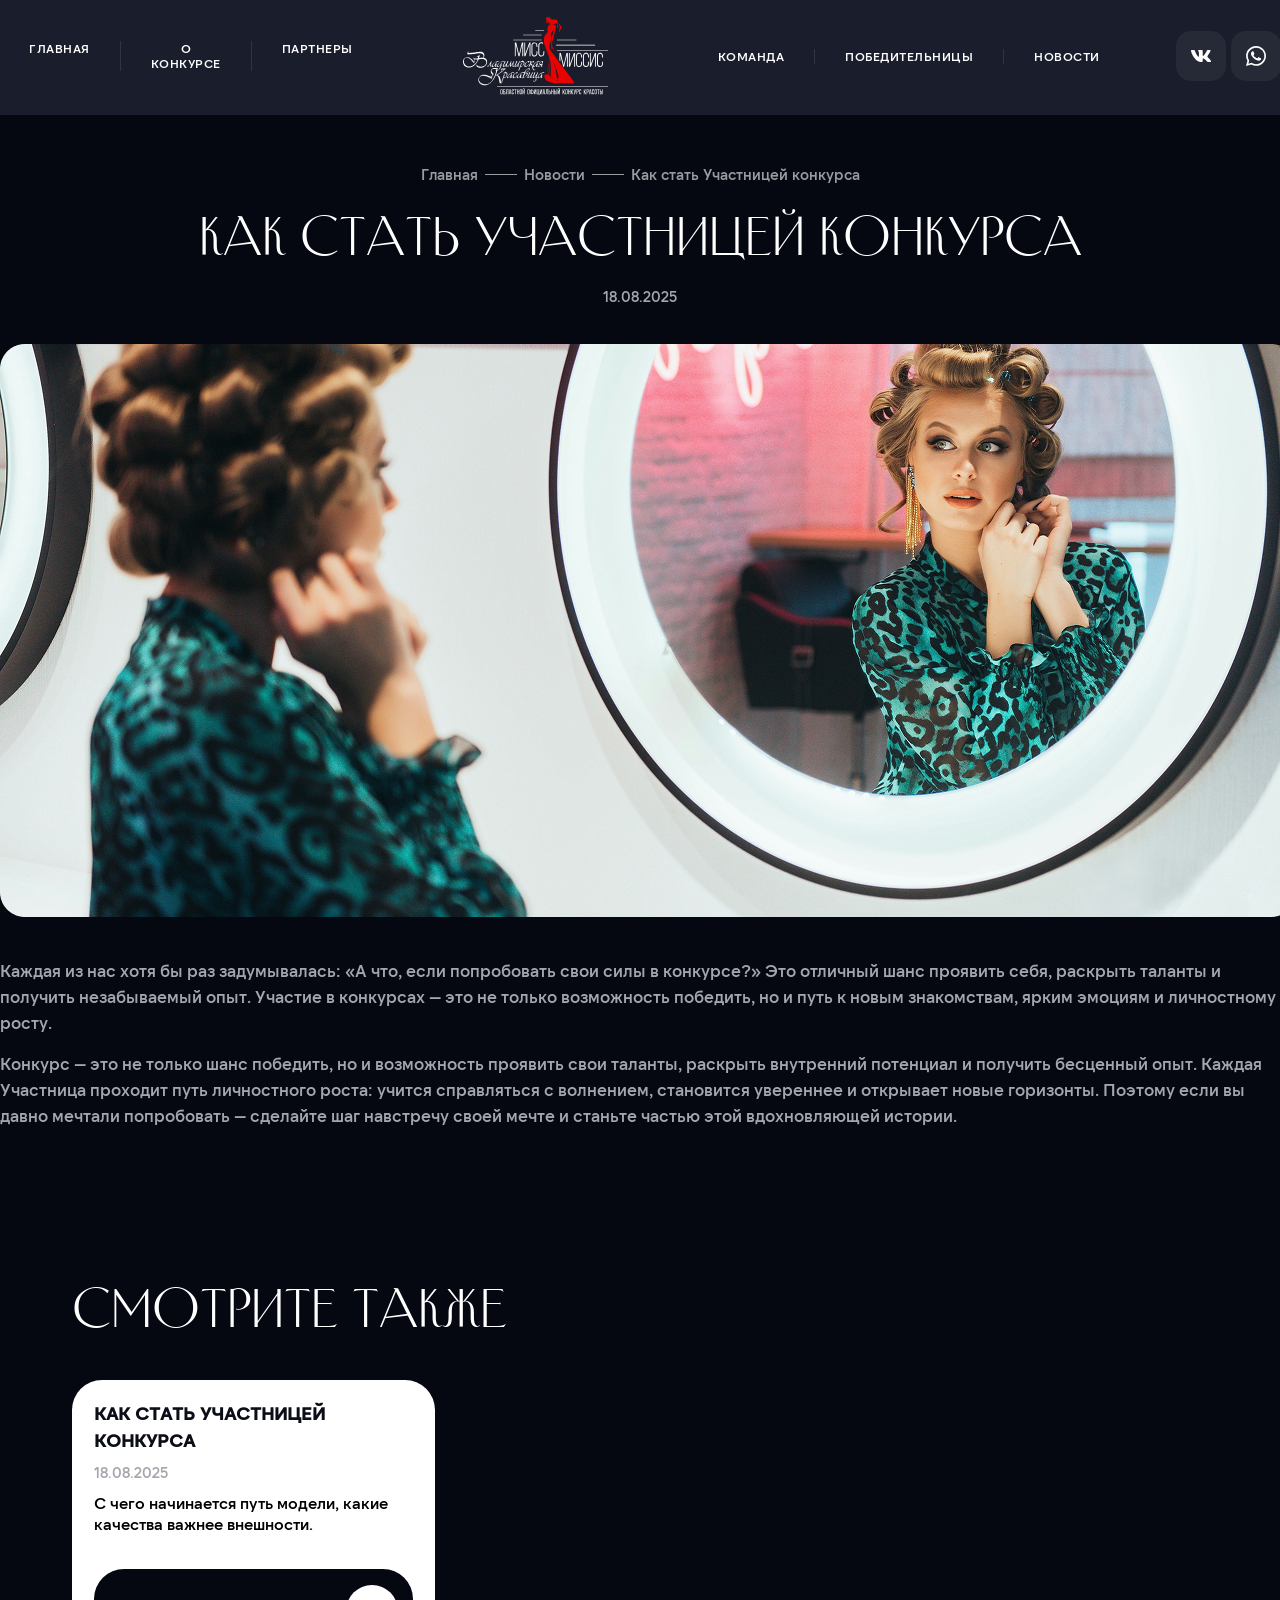
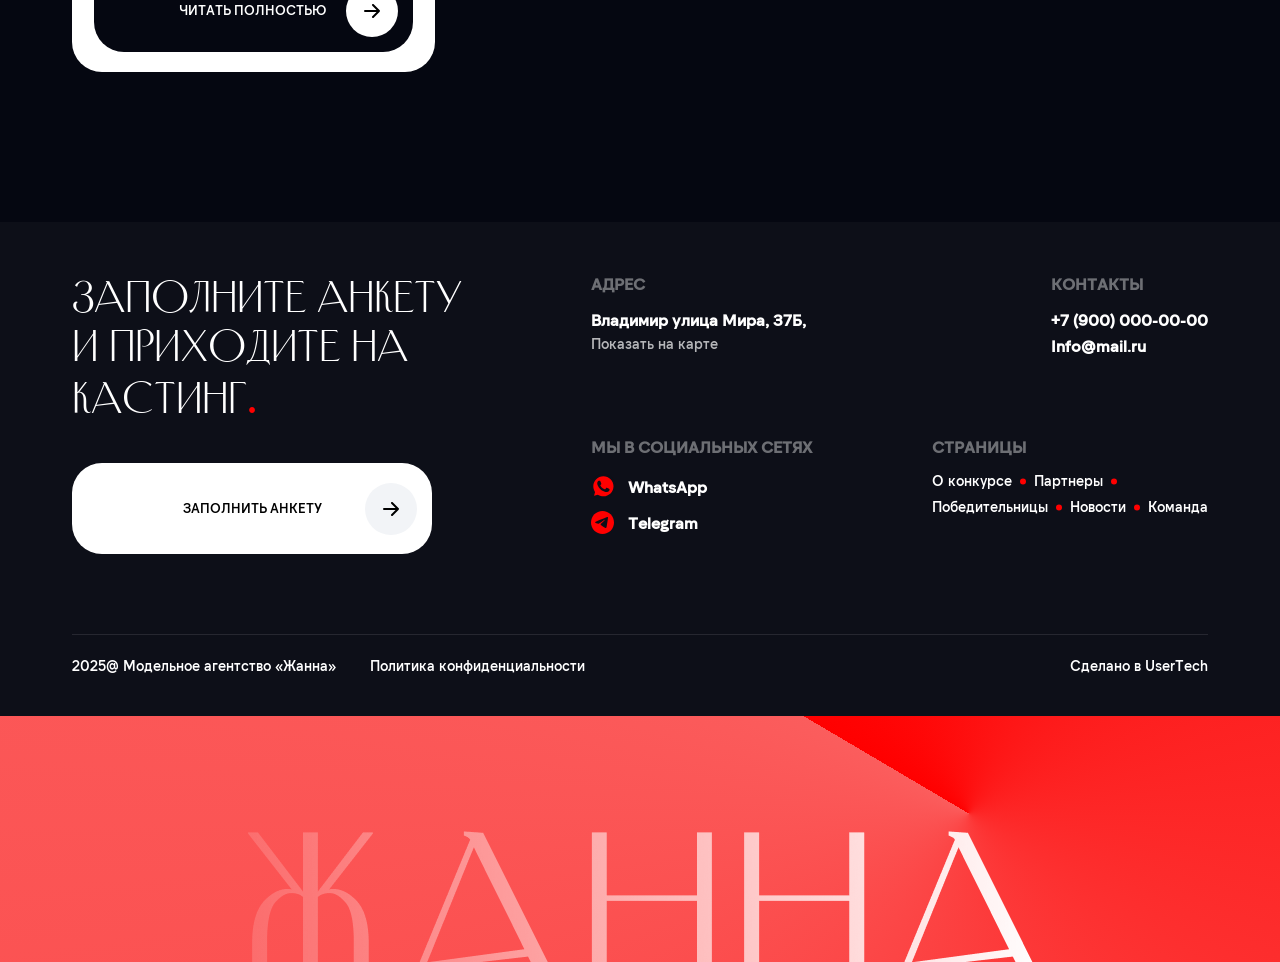
<file: how-become-model.html>
<html lang="en">
<head>
    <meta charset="UTF-8">
    <meta name="viewport" content="width=device-width, initial-scale=1.0">
    <link rel="stylesheet" href="/css/main.css">
    <link rel="icon" href="/images/ЛОГО1.svg" type="image/x-icon">
    <title>Как стать моделью: первые шаги к подиуму</title>
</head>
<body>

    <header id="header">
        <div class="header__content">
            <div class="header__container">
                <nav>
                    <a href="/">Главная</a>
                    <a class="header__link-2" href="/about-contest.html">О конкурсе</a>
                    <a href="/partners.html">Партнеры</a>
                </nav>
                <a class="header_logo" href="/"><img src="/images/ЛОГО1.svg" alt=""></a>
                <nav> 
                    <a href="/team.html">Команда</a>
                    <a class="header__link-5" href="/winners.html">Победительницы</a>
                    <a href="/blog.html">Новости</a>
                </nav>
            </div>
            <div class="header__row-contacts">
                <a href="/"><img src="/images/icon-wk.svg" alt=""></a>
                <a href="/"><img src="/images/icon-whatsapp.svg" alt=""></a>
            </div>
        </div>
        <div class="header__burger-icon" id="header__burger-icon">           
            <svg id="header__burger-icon__svg1" width="39" height="13" viewBox="0 0 39 13" fill="none" xmlns="http://www.w3.org/2000/svg">
                <path d="M1 12H38M1 1H38" stroke="white" stroke-width="2" stroke-linecap="round" stroke-linejoin="round"/>
            </svg>           
            <svg id="header__burger-icon__svg2" width="19" height="19" viewBox="0 0 19 19" fill="none" xmlns="http://www.w3.org/2000/svg">
                <path d="M17.9999 17.9999L9.5 9.5M9.5 9.5L1 1M9.5 9.5L18 1M9.5 9.5L1 18" stroke="white" stroke-width="2" stroke-linecap="round" stroke-linejoin="round"/>
            </svg>
        </div>
        <div class="header__burger-menu" id="header__burger-menu">
            <nav>
                <a href="/">Главная</a>
                <div class="header__burger-menu__line"></div>
                <a class="header__link-2" href="/about-contest.html">О конкурсе</a>
                <div class="header__burger-menu__line"></div>
                <a href="/partners.html">Партнеры</a>
                <div class="header__burger-menu__line"></div>
                <a href="/team.html">Команда</a>
                <div class="header__burger-menu__line"></div>
                <a class="header__link-5" href="/winners.html">Победительницы</a>
                <div class="header__burger-menu__line"></div>
                <a href="/blog.html">Новости</a> 
            </nav>
            <div class="header__row-contacts">
                <a href="/"><img src="/images/icon-wk.svg" alt=""></a>
                <a href="/"><img src="/images/icon-whatsapp.svg" alt=""></a>
            </div>
        </div>
    </header>

    <section class="section-main-blog-single">
        <div class="nav-single">
            <a href="/">Главная</a> 
            <div class="nav-single__line"></div> 
            <a href="/blog.html">Новости</a>
            <div class="nav-single__line"></div>
            <a href="/how-become-model.html" id="nav-single-link3">Как стать Участницей конкурса</a>
        </div>
        <h2>Как стать Участницей конкурса</h2>
        <p class="section-main-blog-single__date">18.08.2025</p>
    </section>

    <section class="section-blog-single">
        <img class="section-blog-single__img-pc" src="/images/blog-single/img1.png" alt="">
        <img class="section-blog-single__img-mob" src="/images/blog-single/img1-mob.png" alt="">
        <div class="section-blog-single__block-desc">
            <p>
                Каждая из нас хотя бы раз задумывалась: «А что, если попробовать свои силы в конкурсе?» Это отличный шанс проявить себя, раскрыть таланты и получить незабываемый опыт. Участие в конкурсах — это не только возможность победить, но и путь к новым знакомствам, ярким эмоциям и личностному росту.
            </p>
            <p>
                Конкурс — это не только шанс победить, но и возможность проявить свои таланты, раскрыть внутренний потенциал и получить бесценный опыт. Каждая Участница проходит путь личностного роста: учится справляться с волнением, становится увереннее и открывает новые горизонты. Поэтому если вы давно мечтали попробовать — сделайте шаг навстречу своей мечте и станьте частью этой вдохновляющей истории.
            </p>
        </div>
    </section>

    <section class="section-blog">
        <!--<h2>Наш блог</h2>-->
        <h2>Смотрите также</h2>
        <div class="section-blog__grid">
            <div class="section-blog__grid__block">
                <p class="section-blog__grid__block__title">Как стать Участницей <br> конкурса</p>
                <p class="section-blog__grid__block__number">18.08.2025</p>
                <p class="section-blog__grid__block__desc">С чего начинается путь модели, какие качества важнее внешности.</p>
                <a href="/blog.html" class="section-blog__grid__block__btn">
                    <p>Читать полностью</p>
                </a>
            </div>
            <!--<div class="section-blog__grid__block">
                <p class="section-blog__grid__block__title">Как стать Участницей <br> конкурса</p>
                <p class="section-blog__grid__block__number">18.08.2025</p>
                <p class="section-blog__grid__block__desc">С чего начинается путь модели, какие качества важнее внешности.</p>
                <a href="/blog.html" class="section-blog__grid__block__btn">
                    <p>Читать полностью</p>
                </a>
            </div>
            <div class="section-blog__grid__block">
                <p class="section-blog__grid__block__title">Как стать Участницей <br> конкурса</p>
                <p class="section-blog__grid__block__number">18.08.2025</p>
                <p class="section-blog__grid__block__desc">С чего начинается путь модели, какие качества важнее внешности.</p>
                <a href="/blog.html" class="section-blog__grid__block__btn">
                    <p>Читать полностью</p>
                </a>
            </div>--->
        </div>
    </section>

    <footer>
        <div class="footer__container1">
            <div class="footer__container1__block-left">
                <p class="footer__title">Заполните анкету <br> и приходите на кастинг<span>.</span></p>
                <div class="btn-form"><p>Заполнить анкету</p></div>
            </div>
            <div class="footer__container1__block-right">
                <div class="footer__container1__block-right__row">
                    <div class="footer__container1__block-right__row__block">
                        <p class="footer__container1__block-right__row__title">Адрес</p>
                        <p class="footer__container1__block-right__row__data">Владимир улица Мира, 37Б,</p>
                        <a href="/contacts.html">Показать на карте</a>
                    </div>
                    <div class="footer__container1__block-right__row__block">
                        <p class="footer__container1__block-right__row__title">Контакты</p>
                        <p class="footer__container1__block-right__row__data">+7 (900) 000-00-00</p>
                        <p class="footer__container1__block-right__row__data">Info@mail.ru</p>
                    </div>
                </div>
                <div class="footer__container1__block-right__row" id="footer__container1__block-right__row2">
                    <div class="footer__container1__block-right__row__block">
                        <p class="footer__container1__block-right__row__title">Мы в социальных сетях</p>
                        <div class="footer__container1__block-right__row__row-contacts">
                            <a href=""><img src="/images/WhatsApp-red.svg" alt=""></a>
                            <p>WhatsApp</p>
                        </div>
                        <div class="footer__container1__block-right__row__row-contacts footer__container1__block-right__row__row-contacts2">
                            <a href=""><img src="/images/Telegram-red.svg" alt=""></a>
                            <p>Telegram</p>
                        </div>
                    </div>
                    <div class="footer__container1__block-right__row__block">
                        <p class="footer__container1__block-right__row__title">Страницы</p>
                        <nav class="footer__nav-row1">
                            <a href="/about-contest.html">О конкурсе</a>
                            <svg width="6" height="7" viewBox="0 0 6 7" fill="none" xmlns="http://www.w3.org/2000/svg">
                                <circle cx="3" cy="3.5" r="3" fill="#FF0000"/>
                            </svg>
                            <a href="/partners.html">Партнеры</a>
                            <svg width="6" height="7" viewBox="0 0 6 7" fill="none" xmlns="http://www.w3.org/2000/svg">
                                <circle cx="3" cy="3.5" r="3" fill="#FF0000"/>
                            </svg>
                        </nav>
                        <nav class="footer__nav-row2">
                            <a href="/winners.html">Победительницы</a>
                            <svg width="6" height="7" viewBox="0 0 6 7" fill="none" xmlns="http://www.w3.org/2000/svg">
                                <circle cx="3" cy="3.5" r="3" fill="#FF0000"/>
                            </svg>
                            <a href="/blog.html">Новости</a>
                            <svg width="6" height="7" viewBox="0 0 6 7" fill="none" xmlns="http://www.w3.org/2000/svg">
                                <circle cx="3" cy="3.5" r="3" fill="#FF0000"/>
                            </svg>
                            <a href="/team.html">Команда</a>
                        </nav>
                    </div>
                </div>
            </div>
        </div>
        <div class="footer__container2">
            <div class="footer__container2__row-left">
                <p>2025@ Модельное агентство «Жанна»</p>
                <p>Политика конфиденциальности</p>
            </div>
            <p>Сделано в UserTech</p>
        </div>
        <div class="footer__container3">
            <img src="/images/Жанна.png" alt="">
        </div>
    </footer>

    <script src="/js/main.js"></script>
    
</body>
</html>
</file>
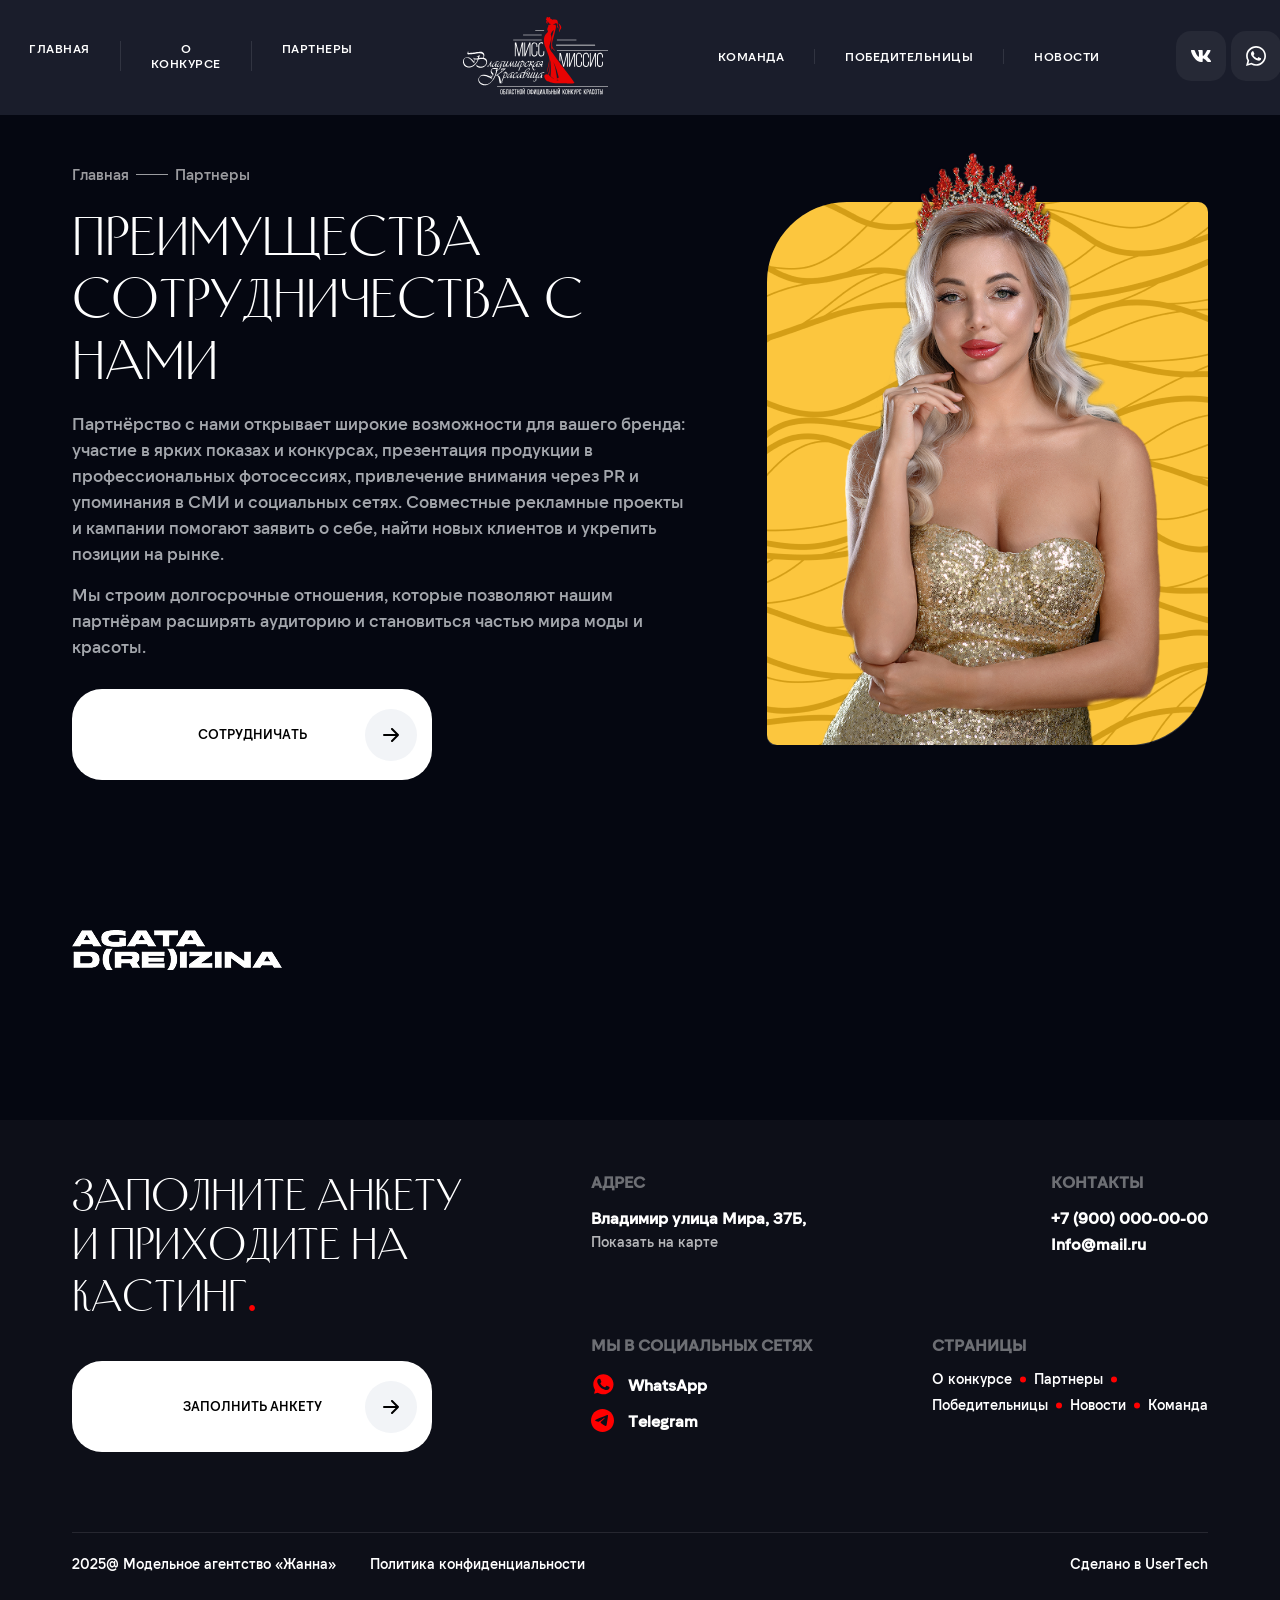
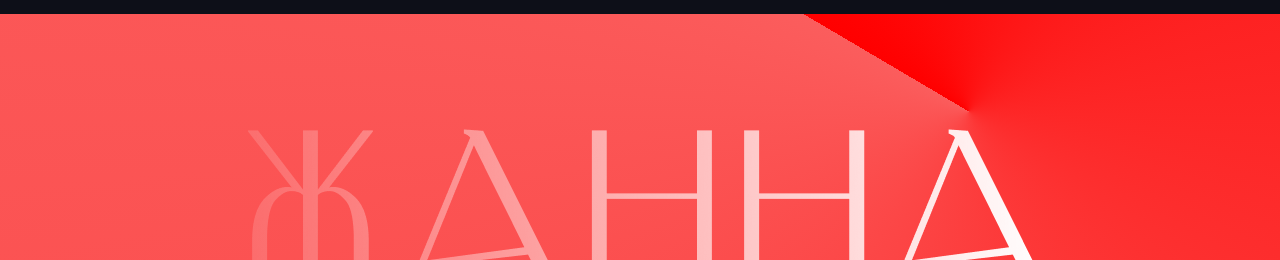
<file: partners.html>
<html lang="en">
<head>
    <meta charset="UTF-8">
    <meta name="viewport" content="width=device-width, initial-scale=1.0">
    <link rel="stylesheet" href="/css/main.css">
    <link rel="icon" href="/images/ЛОГО1.svg" type="image/x-icon">
    <title>Партнеры</title>
</head>
<body>

    <header id="header">
        <div class="header__content">
            <div class="header__container">
                <nav>
                    <a href="/">Главная</a>
                    <a class="header__link-2" href="/about-contest.html">О конкурсе</a>
                    <a href="/partners.html">Партнеры</a>
                </nav>
                <a class="header_logo" href="/"><img src="/images/ЛОГО1.svg" alt=""></a>
                <nav> 
                    <a href="/team.html">Команда</a>
                    <a class="header__link-5" href="/winners.html">Победительницы</a>
                    <a href="/blog.html">Новости</a>
                </nav>
            </div>
            <div class="header__row-contacts">
                <a href="/"><img src="/images/icon-wk.svg" alt=""></a>
                <a href="/"><img src="/images/icon-whatsapp.svg" alt=""></a>
            </div>
        </div>
        <div class="header__burger-icon" id="header__burger-icon">           
            <svg id="header__burger-icon__svg1" width="39" height="13" viewBox="0 0 39 13" fill="none" xmlns="http://www.w3.org/2000/svg">
                <path d="M1 12H38M1 1H38" stroke="white" stroke-width="2" stroke-linecap="round" stroke-linejoin="round"/>
            </svg>           
            <svg id="header__burger-icon__svg2" width="19" height="19" viewBox="0 0 19 19" fill="none" xmlns="http://www.w3.org/2000/svg">
                <path d="M17.9999 17.9999L9.5 9.5M9.5 9.5L1 1M9.5 9.5L18 1M9.5 9.5L1 18" stroke="white" stroke-width="2" stroke-linecap="round" stroke-linejoin="round"/>
            </svg>
        </div>
        <div class="header__burger-menu" id="header__burger-menu">
            <nav>
                <a href="/">Главная</a>
                <div class="header__burger-menu__line"></div>
                <a class="header__link-2" href="/about-contest.html">О конкурсе</a>
                <div class="header__burger-menu__line"></div>
                <a href="/partners.html">Партнеры</a>
                <div class="header__burger-menu__line"></div>
                <a href="/team.html">Команда</a>
                <div class="header__burger-menu__line"></div>
                <a class="header__link-5" href="/winners.html">Победительницы</a>
                <div class="header__burger-menu__line"></div>
                <a href="/blog.html">Новости</a> 
            </nav>
            <div class="header__row-contacts">
                <a href="/"><img src="/images/icon-wk.svg" alt=""></a>
                <a href="/"><img src="/images/icon-whatsapp.svg" alt=""></a>
            </div>
        </div>
    </header>

    <section class="section-about-contest section-about-contest2">
        <div class="section-about-contest__block-left">
            <div class="nav-single">
                <a href="/">Главная</a> 
                <div class="nav-single__line"></div> 
                <a href="/partners.html">Партнеры</a>
            </div>
            <h2>Преимущества <br> сотрудничества с нами</h2>
            <div class="section-about-contest__block-desc">
                <p>
                    Партнёрство с нами открывает широкие возможности для вашего бренда: участие в ярких показах и конкурсах, презентация продукции в профессиональных фотосессиях, привлечение внимания через PR и упоминания в СМИ и социальных сетях. Совместные рекламные проекты и кампании помогают заявить о себе, найти новых клиентов и укрепить позиции на рынке. 
                </p>
                <p>
                    Мы строим долгосрочные отношения, которые позволяют нашим партнёрам расширять аудиторию и становиться частью мира моды и красоты. 
                </p>
            </div>
            <div class="btn-form"><p>Сотрудничать</p></div>
        </div>
        <div class="section-about-contest__block-right">
            <div class="section-about-contest__block-right__block-img">
                <div class="section-about-contest__block-right__block-img__fon-stripes"></div>
                <img src="/images/woman-wearing-black-dress-crown 1.png" alt="">
            </div>
        </div>
    </section>

    <section class="section-partners section-partners2">
        <p class="section-partners__title">Наши партнеры</p>
        <div class="section-partners__row">
            <img src="/images/partners/img1.png" alt="">
            <!--<img src="/images/partners/img1.png" alt="">
            <img src="/images/partners/img1.png" alt="">
            <img src="/images/partners/img1.png" alt="">
            <img src="/images/partners/img1.png" alt="">
            <img src="/images/partners/img1.png" alt="">
            <img src="/images/partners/img1.png" alt="">
            <img src="/images/partners/img1.png" alt="">-->
        </div>
    </section>

    <footer>
        <div class="footer__container1">
            <div class="footer__container1__block-left">
                <p class="footer__title">Заполните анкету <br> и приходите на кастинг<span>.</span></p>
                <div class="btn-form"><p>Заполнить анкету</p></div>
            </div>
            <div class="footer__container1__block-right">
                <div class="footer__container1__block-right__row">
                    <div class="footer__container1__block-right__row__block">
                        <p class="footer__container1__block-right__row__title">Адрес</p>
                        <p class="footer__container1__block-right__row__data">Владимир улица Мира, 37Б,</p>
                        <a href="/contacts.html">Показать на карте</a>
                    </div>
                    <div class="footer__container1__block-right__row__block">
                        <p class="footer__container1__block-right__row__title">Контакты</p>
                        <p class="footer__container1__block-right__row__data">+7 (900) 000-00-00</p>
                        <p class="footer__container1__block-right__row__data">Info@mail.ru</p>
                    </div>
                </div>
                <div class="footer__container1__block-right__row" id="footer__container1__block-right__row2">
                    <div class="footer__container1__block-right__row__block">
                        <p class="footer__container1__block-right__row__title">Мы в социальных сетях</p>
                        <div class="footer__container1__block-right__row__row-contacts">
                            <a href=""><img src="/images/WhatsApp-red.svg" alt=""></a>
                            <p>WhatsApp</p>
                        </div>
                        <div class="footer__container1__block-right__row__row-contacts footer__container1__block-right__row__row-contacts2">
                            <a href=""><img src="/images/Telegram-red.svg" alt=""></a>
                            <p>Telegram</p>
                        </div>
                    </div>
                    <div class="footer__container1__block-right__row__block">
                        <p class="footer__container1__block-right__row__title">Страницы</p>
                        <nav class="footer__nav-row1">
                            <a href="/about-contest.html">О конкурсе</a>
                            <svg width="6" height="7" viewBox="0 0 6 7" fill="none" xmlns="http://www.w3.org/2000/svg">
                                <circle cx="3" cy="3.5" r="3" fill="#FF0000"/>
                            </svg>
                            <a href="/partners.html">Партнеры</a>
                            <svg width="6" height="7" viewBox="0 0 6 7" fill="none" xmlns="http://www.w3.org/2000/svg">
                                <circle cx="3" cy="3.5" r="3" fill="#FF0000"/>
                            </svg>
                        </nav>
                        <nav class="footer__nav-row2">
                            <a href="/winners.html">Победительницы</a>
                            <svg width="6" height="7" viewBox="0 0 6 7" fill="none" xmlns="http://www.w3.org/2000/svg">
                                <circle cx="3" cy="3.5" r="3" fill="#FF0000"/>
                            </svg>
                            <a href="/blog.html">Новости</a>
                            <svg width="6" height="7" viewBox="0 0 6 7" fill="none" xmlns="http://www.w3.org/2000/svg">
                                <circle cx="3" cy="3.5" r="3" fill="#FF0000"/>
                            </svg>
                            <a href="/team.html">Команда</a>
                        </nav>
                    </div>
                </div>
            </div>
        </div>
        <div class="footer__container2">
            <div class="footer__container2__row-left">
                <p>2025@ Модельное агентство «Жанна»</p>
                <p>Политика конфиденциальности</p>
            </div>
            <p>Сделано в UserTech</p>
        </div>
        <div class="footer__container3">
            <img src="/images/Жанна.png" alt="">
        </div>
    </footer>

    <script src="/js/main.js"></script>
    
</body>
</html>
</file>
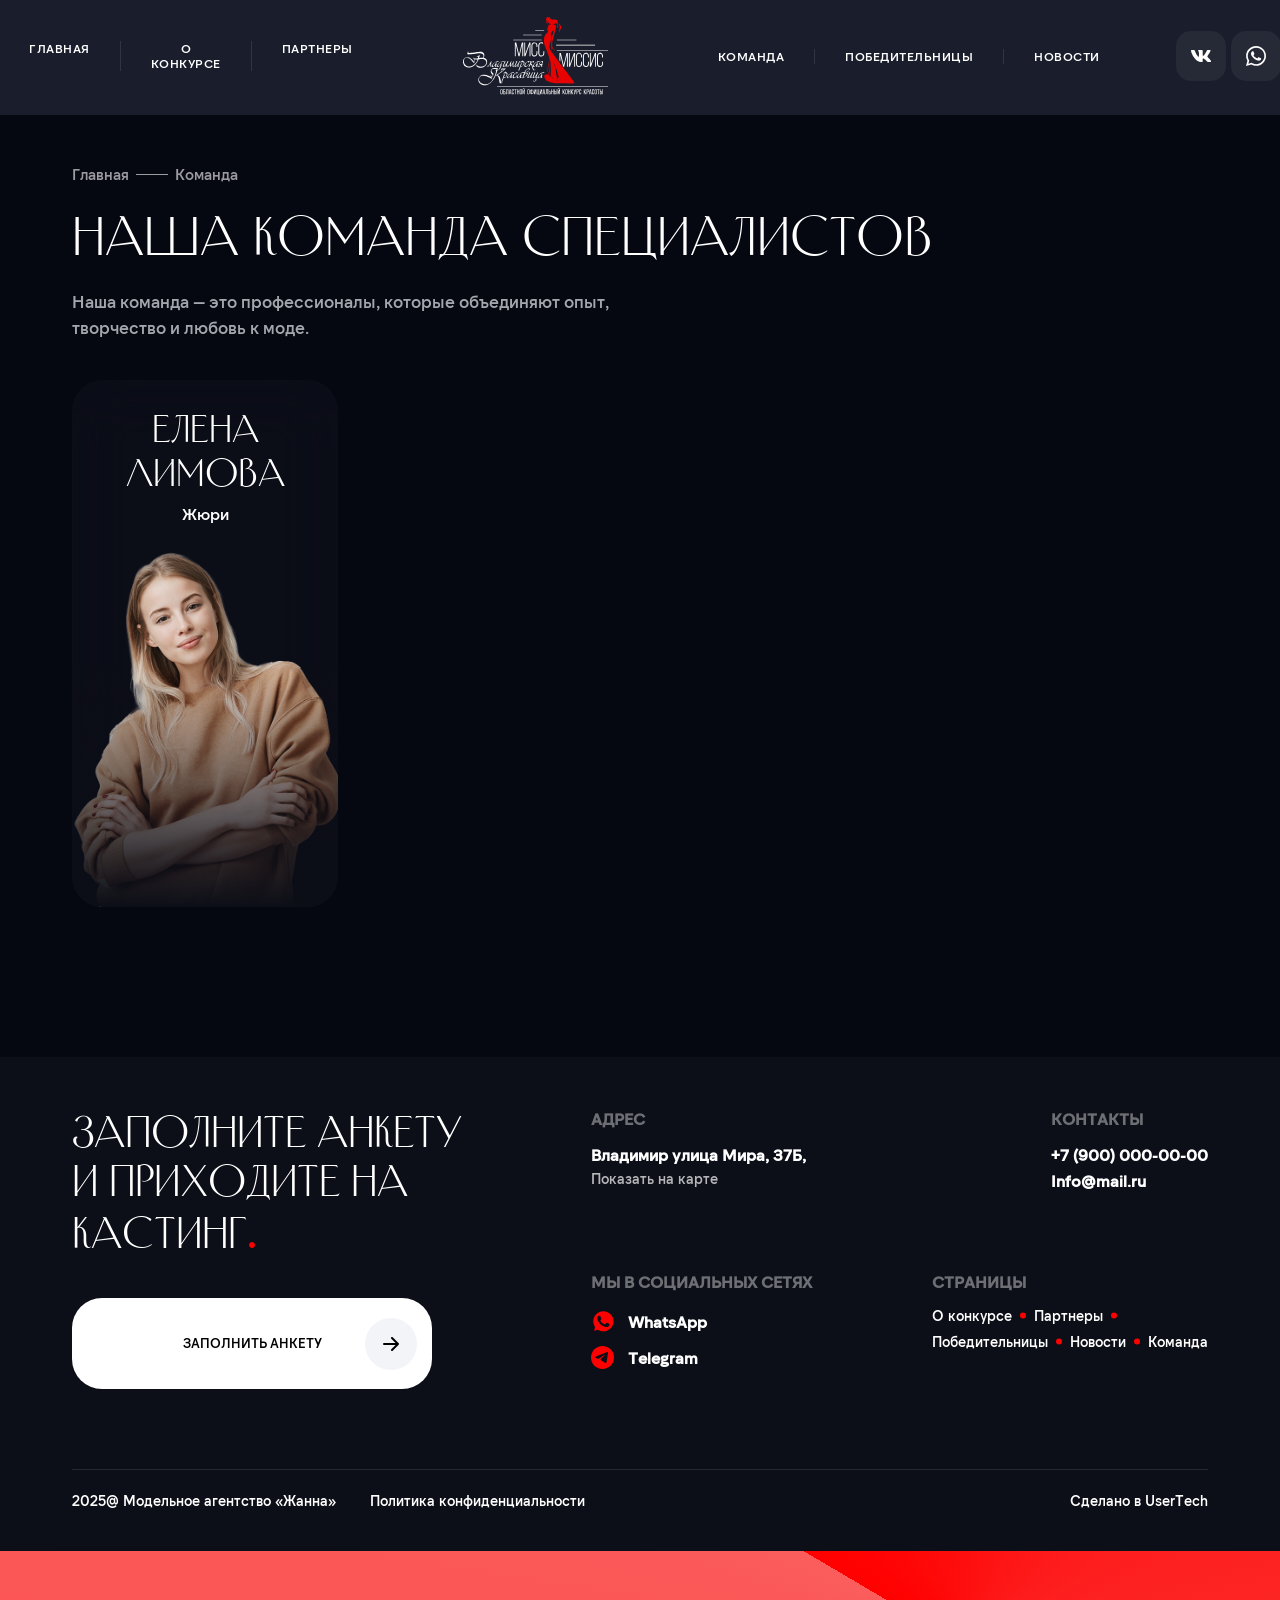
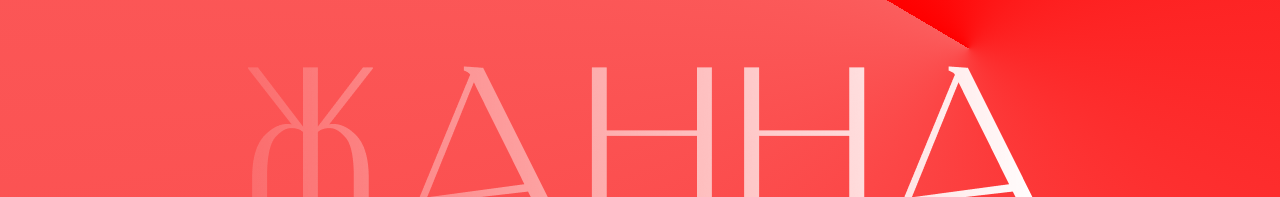
<file: team.html>
<html lang="en">
<head>
    <meta charset="UTF-8">
    <meta name="viewport" content="width=device-width, initial-scale=1.0">
    <link rel="stylesheet" href="/css/main.css">
    <link rel="icon" href="/images/ЛОГО1.svg" type="image/x-icon">
    <title>Команда</title>
</head>
<body>

    <header id="header">
        <div class="header__content">
            <div class="header__container">
                <nav>
                    <a href="/">Главная</a>
                    <a class="header__link-2" href="/about-contest.html">О конкурсе</a>
                    <a href="/partners.html">Партнеры</a>
                </nav>
                <a class="header_logo" href="/"><img src="/images/ЛОГО1.svg" alt=""></a>
                <nav> 
                    <a href="/team.html">Команда</a>
                    <a class="header__link-5" href="/winners.html">Победительницы</a>
                    <a href="/blog.html">Новости</a>
                </nav>
            </div>
            <div class="header__row-contacts">
                <a href="/"><img src="/images/icon-wk.svg" alt=""></a>
                <a href="/"><img src="/images/icon-whatsapp.svg" alt=""></a>
            </div>
        </div>
        <div class="header__burger-icon" id="header__burger-icon">           
            <svg id="header__burger-icon__svg1" width="39" height="13" viewBox="0 0 39 13" fill="none" xmlns="http://www.w3.org/2000/svg">
                <path d="M1 12H38M1 1H38" stroke="white" stroke-width="2" stroke-linecap="round" stroke-linejoin="round"/>
            </svg>           
            <svg id="header__burger-icon__svg2" width="19" height="19" viewBox="0 0 19 19" fill="none" xmlns="http://www.w3.org/2000/svg">
                <path d="M17.9999 17.9999L9.5 9.5M9.5 9.5L1 1M9.5 9.5L18 1M9.5 9.5L1 18" stroke="white" stroke-width="2" stroke-linecap="round" stroke-linejoin="round"/>
            </svg>
        </div>
        <div class="header__burger-menu" id="header__burger-menu">
            <nav>
                <a href="/">Главная</a>
                <div class="header__burger-menu__line"></div>
                <a class="header__link-2" href="/about-contest.html">О конкурсе</a>
                <div class="header__burger-menu__line"></div>
                <a href="/partners.html">Партнеры</a>
                <div class="header__burger-menu__line"></div>
                <a href="/team.html">Команда</a>
                <div class="header__burger-menu__line"></div>
                <a class="header__link-5" href="/winners.html">Победительницы</a>
                <div class="header__burger-menu__line"></div>
                <a href="/blog.html">Новости</a> 
            </nav>
            <div class="header__row-contacts">
                <a href="/"><img src="/images/icon-wk.svg" alt=""></a>
                <a href="/"><img src="/images/icon-whatsapp.svg" alt=""></a>
            </div>
        </div>
    </header>

    <section class="section-main-page-team">
        <div class="nav-single">
            <a href="/">Главная</a> 
            <div class="nav-single__line"></div> 
            <a href="/team.html">Команда</a>
        </div>
        <h2>Наша команда специалистов</h2>
        <p class="section-main-page-team__desc">Наша команда — это профессионалы, которые объединяют опыт, <br> творчество и любовь к моде. </p>
    </section>

    <section class="section-our-team section-our-team2">
        <!--<h2>Команда экспертов</h2>-->
        <div class="section-our-team__grid">
            <div class="section-our-team__grid__block">
                <h4>Елена <br> Лимова</h4>
                <p>Жюри</p>
                <img src="/images/Красивая-тетя.png" alt="">
                <div class="section-our-team__grid__block__blur-fon"></div>
            </div>
            <!--<div class="section-our-team__grid__block">
                <h4>Елена <br> Лимова</h4>
                <p>Жюри</p>
                <img src="/images/Красивая-тетя.png" alt="">
                <div class="section-our-team__grid__block__blur-fon"></div>
            </div>
            <div class="section-our-team__grid__block">
                <h4>Елена <br> Лимова</h4>
                <p>Жюри</p>
                <img src="/images/Красивая-тетя.png" alt="">
                <div class="section-our-team__grid__block__blur-fon"></div>
            </div>
            <div class="section-our-team__grid__block">
                <h4>Елена <br> Лимова</h4>
                <p>Жюри</p>
                <img src="/images/Красивая-тетя.png" alt="">
                <div class="section-our-team__grid__block__blur-fon"></div>
            </div>
            <div class="section-our-team__grid__block" id="section-our-team2__grid__block5">
                <h4>Елена <br> Лимова</h4>
                <p>Жюри</p>
                <img src="/images/Красивая-тетя.png" alt="">
                <div class="section-our-team__grid__block__blur-fon"></div>
            </div>
            <div class="section-our-team__grid__block" id="section-our-team2__grid__block6">
                <h4>Елена <br> Лимова</h4>
                <p>Жюри</p>
                <img src="/images/Красивая-тетя.png" alt="">
                <div class="section-our-team__grid__block__blur-fon"></div>
            </div>
            <div class="section-our-team__grid__block" id="section-our-team2__grid__block7">
                <h4>Елена <br> Лимова</h4>
                <p>Жюри</p>
                <img src="/images/Красивая-тетя.png" alt="">
                <div class="section-our-team__grid__block__blur-fon"></div>
            </div>
            <div class="section-our-team__grid__block" id="section-our-team2__grid__block8">
                <h4>Елена <br> Лимова</h4>
                <p>Жюри</p>
                <img src="/images/Красивая-тетя.png" alt="">
                <div class="section-our-team__grid__block__blur-fon"></div>
            </div>-->
        </div>
    </section>

    <footer>
        <div class="footer__container1">
            <div class="footer__container1__block-left">
                <p class="footer__title">Заполните анкету <br> и приходите на кастинг<span>.</span></p>
                <div class="btn-form"><p>Заполнить анкету</p></div>
            </div>
            <div class="footer__container1__block-right">
                <div class="footer__container1__block-right__row">
                    <div class="footer__container1__block-right__row__block">
                        <p class="footer__container1__block-right__row__title">Адрес</p>
                        <p class="footer__container1__block-right__row__data">Владимир улица Мира, 37Б,</p>
                        <a href="/contacts.html">Показать на карте</a>
                    </div>
                    <div class="footer__container1__block-right__row__block">
                        <p class="footer__container1__block-right__row__title">Контакты</p>
                        <p class="footer__container1__block-right__row__data">+7 (900) 000-00-00</p>
                        <p class="footer__container1__block-right__row__data">Info@mail.ru</p>
                    </div>
                </div>
                <div class="footer__container1__block-right__row" id="footer__container1__block-right__row2">
                    <div class="footer__container1__block-right__row__block">
                        <p class="footer__container1__block-right__row__title">Мы в социальных сетях</p>
                        <div class="footer__container1__block-right__row__row-contacts">
                            <a href=""><img src="/images/WhatsApp-red.svg" alt=""></a>
                            <p>WhatsApp</p>
                        </div>
                        <div class="footer__container1__block-right__row__row-contacts footer__container1__block-right__row__row-contacts2">
                            <a href=""><img src="/images/Telegram-red.svg" alt=""></a>
                            <p>Telegram</p>
                        </div>
                    </div>
                    <div class="footer__container1__block-right__row__block">
                        <p class="footer__container1__block-right__row__title">Страницы</p>
                        <nav class="footer__nav-row1">
                            <a href="/about-contest.html">О конкурсе</a>
                            <svg width="6" height="7" viewBox="0 0 6 7" fill="none" xmlns="http://www.w3.org/2000/svg">
                                <circle cx="3" cy="3.5" r="3" fill="#FF0000"/>
                            </svg>
                            <a href="/partners.html">Партнеры</a>
                            <svg width="6" height="7" viewBox="0 0 6 7" fill="none" xmlns="http://www.w3.org/2000/svg">
                                <circle cx="3" cy="3.5" r="3" fill="#FF0000"/>
                            </svg>
                        </nav>
                        <nav class="footer__nav-row2">
                            <a href="/winners.html">Победительницы</a>
                            <svg width="6" height="7" viewBox="0 0 6 7" fill="none" xmlns="http://www.w3.org/2000/svg">
                                <circle cx="3" cy="3.5" r="3" fill="#FF0000"/>
                            </svg>
                            <a href="/blog.html">Новости</a>
                            <svg width="6" height="7" viewBox="0 0 6 7" fill="none" xmlns="http://www.w3.org/2000/svg">
                                <circle cx="3" cy="3.5" r="3" fill="#FF0000"/>
                            </svg>
                            <a href="/team.html">Команда</a>
                        </nav>
                    </div>
                </div>
            </div>
        </div>
        <div class="footer__container2">
            <div class="footer__container2__row-left">
                <p>2025@ Модельное агентство «Жанна»</p>
                <p>Политика конфиденциальности</p>
            </div>
            <p>Сделано в UserTech</p>
        </div>
        <div class="footer__container3">
            <img src="/images/Жанна.png" alt="">
        </div>
    </footer>

    <script src="/js/main.js"></script>
    
</body>
</html>
</file>
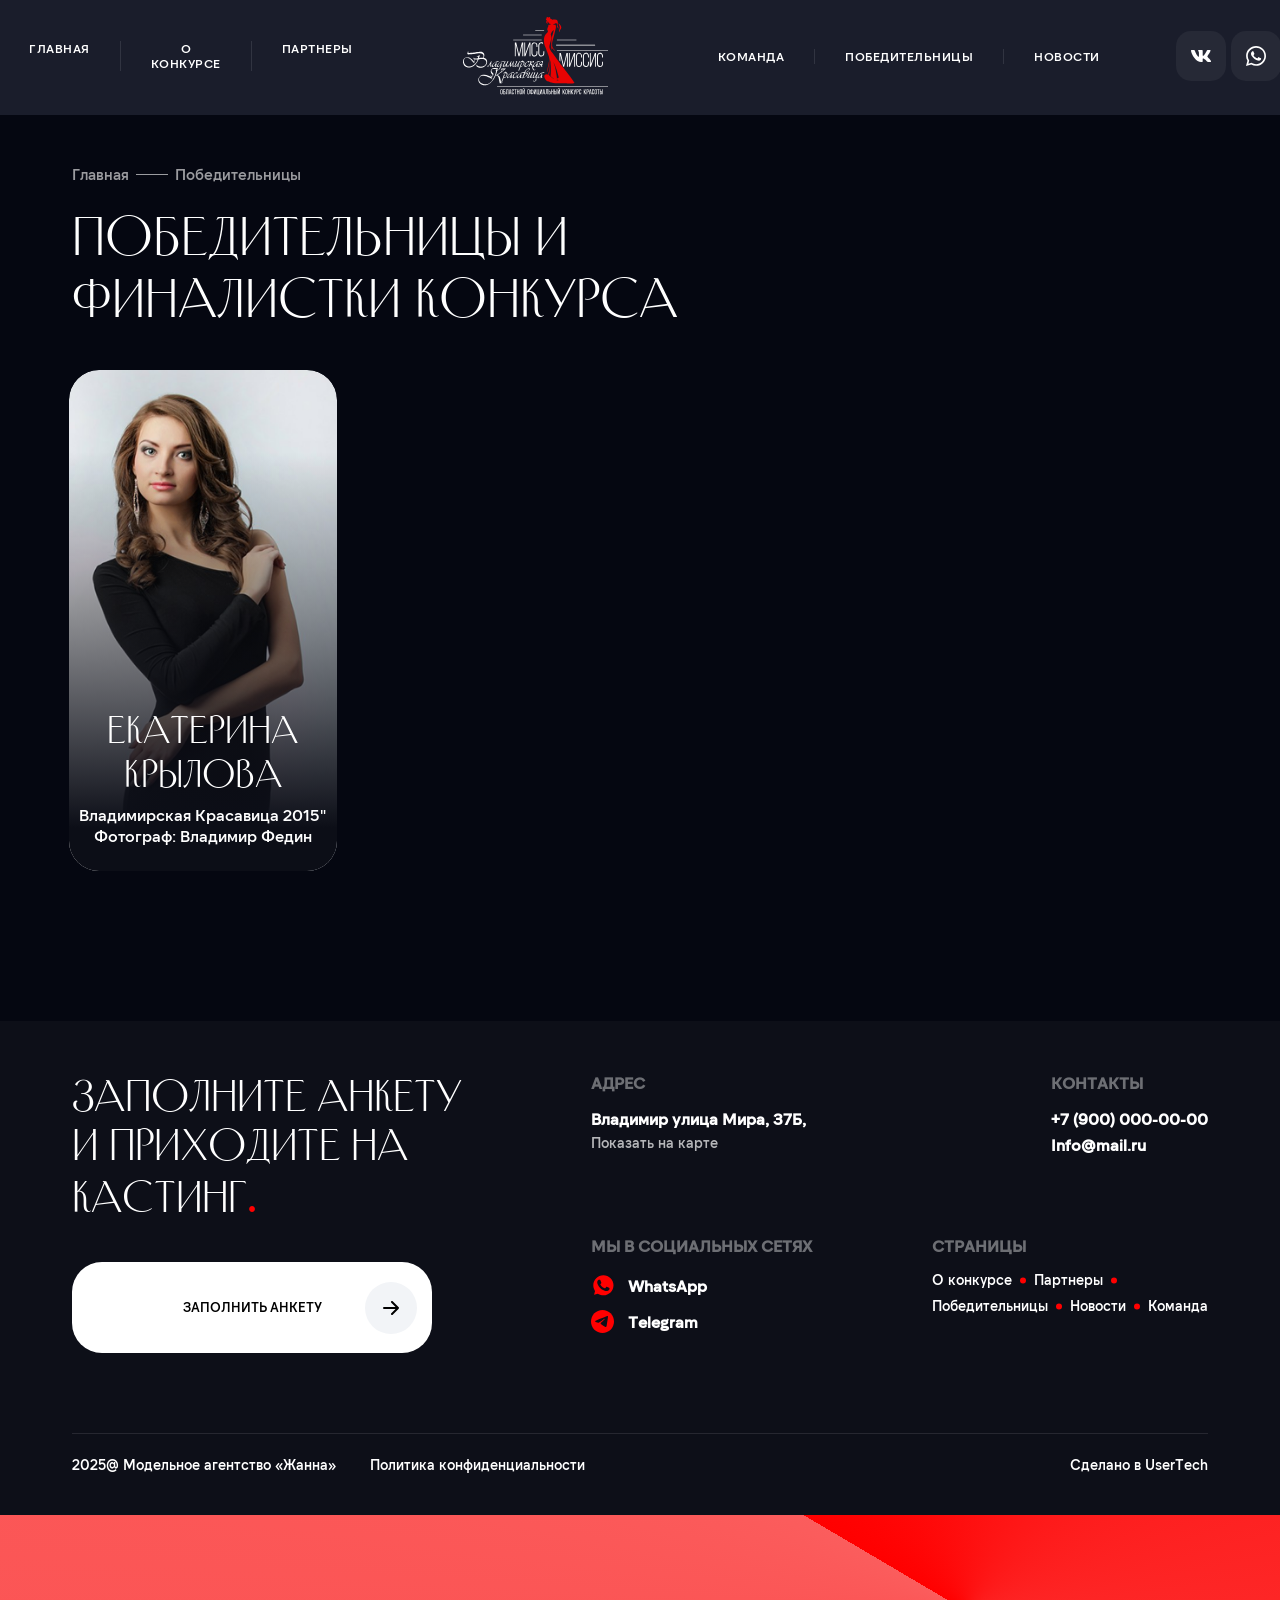
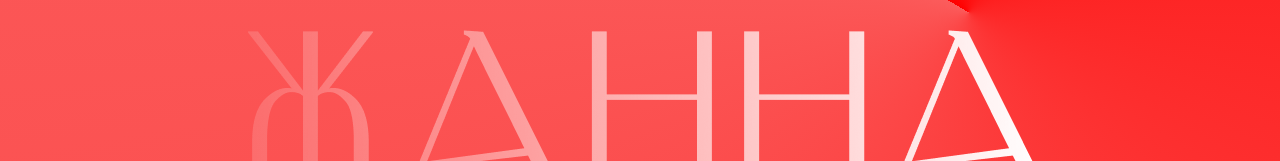
<file: winners.html>
<html lang="en">
<head>
    <meta charset="UTF-8">
    <meta name="viewport" content="width=device-width, initial-scale=1.0">
    <link rel="stylesheet" href="/css/main.css">
    <link rel="icon" href="/images/ЛОГО1.svg" type="image/x-icon">
    <title>Победительницы</title>
</head>
<body>

    <header id="header">
        <div class="header__content">
            <div class="header__container">
                <nav>
                    <a href="/">Главная</a>
                    <a class="header__link-2" href="/about-contest.html">О конкурсе</a>
                    <a href="/partners.html">Партнеры</a>
                </nav>
                <a class="header_logo" href="/"><img src="/images/ЛОГО1.svg" alt=""></a>
                <nav> 
                    <a href="/team.html">Команда</a>
                    <a class="header__link-5" href="/winners.html">Победительницы</a>
                    <a href="/blog.html">Новости</a>
                </nav>
            </div>
            <div class="header__row-contacts">
                <a href="/"><img src="/images/icon-wk.svg" alt=""></a>
                <a href="/"><img src="/images/icon-whatsapp.svg" alt=""></a>
            </div>
        </div>
        <div class="header__burger-icon" id="header__burger-icon">           
            <svg id="header__burger-icon__svg1" width="39" height="13" viewBox="0 0 39 13" fill="none" xmlns="http://www.w3.org/2000/svg">
                <path d="M1 12H38M1 1H38" stroke="white" stroke-width="2" stroke-linecap="round" stroke-linejoin="round"/>
            </svg>           
            <svg id="header__burger-icon__svg2" width="19" height="19" viewBox="0 0 19 19" fill="none" xmlns="http://www.w3.org/2000/svg">
                <path d="M17.9999 17.9999L9.5 9.5M9.5 9.5L1 1M9.5 9.5L18 1M9.5 9.5L1 18" stroke="white" stroke-width="2" stroke-linecap="round" stroke-linejoin="round"/>
            </svg>
        </div>
        <div class="header__burger-menu" id="header__burger-menu">
            <nav>
                <a href="/">Главная</a>
                <div class="header__burger-menu__line"></div>
                <a class="header__link-2" href="/about-contest.html">О конкурсе</a>
                <div class="header__burger-menu__line"></div>
                <a href="/partners.html">Партнеры</a>
                <div class="header__burger-menu__line"></div>
                <a href="/team.html">Команда</a>
                <div class="header__burger-menu__line"></div>
                <a class="header__link-5" href="/winners.html">Победительницы</a>
                <div class="header__burger-menu__line"></div>
                <a href="/blog.html">Новости</a> 
            </nav>
            <div class="header__row-contacts">
                <a href="/"><img src="/images/icon-wk.svg" alt=""></a>
                <a href="/"><img src="/images/icon-whatsapp.svg" alt=""></a>
            </div>
        </div>
    </header>

    <section class="section-main-page-team">
        <div class="nav-single">
            <a href="/">Главная</a> 
            <div class="nav-single__line"></div> 
            <a href="/winners.html">Победительницы</a>
        </div>
        <h2>Победительницы и <br> финалистки конкурса</h2>
    </section>

    <section class="section-winners section-winners2">
        <!--<h2>Победительницы и <br> финалистки конкурса</h2>-->
        <div class="section-winners__grid">
            <div class="section-winners__grid__block">
                <img src="/images/Красивая тетя3.png" alt="">
                <div class="section-winners__grid__block__fon-gradient"></div>
                <div class="section-winners__grid__block__txt-container">
                    <h4 class="section-winners__grid__block__title">Екатерина <br> Крылова</h4>
                    <p class="section-winners__grid__block__desc">Владимирская красавица 2015" <br> Фотограф: Владимир Федин</p>
                </div>
            </div>
            <!--<div class="section-winners__grid__block">
                <img src="/images/Красивая тетя3.png" alt="">
                <div class="section-winners__grid__block__fon-gradient"></div>
                <div class="section-winners__grid__block__txt-container">
                    <h4 class="section-winners__grid__block__title">Екатерина <br> Крылова</h4>
                    <p class="section-winners__grid__block__desc">Владимирская красавица 2015" <br> Фотограф: Владимир Федин</p>
                </div>
            </div>
            <div class="section-winners__grid__block">
                <img src="/images/Красивая тетя3.png" alt="">
                <div class="section-winners__grid__block__fon-gradient"></div>
                <div class="section-winners__grid__block__txt-container">
                    <h4 class="section-winners__grid__block__title">Екатерина <br> Крылова</h4>
                    <p class="section-winners__grid__block__desc">Владимирская красавица 2015" <br> Фотограф: Владимир Федин</p>
                </div>
            </div>
            <div class="section-winners__grid__block">
                <img src="/images/Красивая тетя3.png" alt="">
                <div class="section-winners__grid__block__fon-gradient"></div>
                <div class="section-winners__grid__block__txt-container">
                    <h4 class="section-winners__grid__block__title">Екатерина <br> Крылова</h4>
                    <p class="section-winners__grid__block__desc">Владимирская красавица 2015" <br> Фотограф: Владимир Федин</p>
                </div>
            </div>
            <div class="section-winners__grid__block" id="section-winners2__grid__block5">
                <img src="/images/Красивая тетя3.png" alt="">
                <div class="section-winners__grid__block__fon-gradient"></div>
                <div class="section-winners__grid__block__txt-container">
                    <h4 class="section-winners__grid__block__title">Екатерина <br> Крылова</h4>
                    <p class="section-winners__grid__block__desc">Владимирская красавица 2015" <br> Фотограф: Владимир Федин</p>
                </div>
            </div>
            <div class="section-winners__grid__block" id="section-winners2__grid__block6">
                <img src="/images/Красивая тетя3.png" alt="">
                <div class="section-winners__grid__block__fon-gradient"></div>
                <div class="section-winners__grid__block__txt-container">
                    <h4 class="section-winners__grid__block__title">Екатерина <br> Крылова</h4>
                    <p class="section-winners__grid__block__desc">Владимирская красавица 2015" <br> Фотограф: Владимир Федин</p>
                </div>
            </div>
            <div class="section-winners__grid__block" id="section-winners2__grid__block7">
                <img src="/images/Красивая тетя3.png" alt="">
                <div class="section-winners__grid__block__fon-gradient"></div>
                <div class="section-winners__grid__block__txt-container">
                    <h4 class="section-winners__grid__block__title">Екатерина <br> Крылова</h4>
                    <p class="section-winners__grid__block__desc">Владимирская красавица 2015" <br> Фотограф: Владимир Федин</p>
                </div>
            </div>
            <div class="section-winners__grid__block" id="section-winners2__grid__block8">
                <img src="/images/Красивая тетя3.png" alt="">
                <div class="section-winners__grid__block__fon-gradient"></div>
                <div class="section-winners__grid__block__txt-container">
                    <h4 class="section-winners__grid__block__title">Екатерина <br> Крылова</h4>
                    <p class="section-winners__grid__block__desc">Владимирская красавица 2015" <br> Фотограф: Владимир Федин</p>
                </div>
            </div>-->
        </div>
    </section>

    <footer>
        <div class="footer__container1">
            <div class="footer__container1__block-left">
                <p class="footer__title">Заполните анкету <br> и приходите на кастинг<span>.</span></p>
                <div class="btn-form"><p>Заполнить анкету</p></div>
            </div>
            <div class="footer__container1__block-right">
                <div class="footer__container1__block-right__row">
                    <div class="footer__container1__block-right__row__block">
                        <p class="footer__container1__block-right__row__title">Адрес</p>
                        <p class="footer__container1__block-right__row__data">Владимир улица Мира, 37Б,</p>
                        <a href="/contacts.html">Показать на карте</a>
                    </div>
                    <div class="footer__container1__block-right__row__block">
                        <p class="footer__container1__block-right__row__title">Контакты</p>
                        <p class="footer__container1__block-right__row__data">+7 (900) 000-00-00</p>
                        <p class="footer__container1__block-right__row__data">Info@mail.ru</p>
                    </div>
                </div>
                <div class="footer__container1__block-right__row" id="footer__container1__block-right__row2">
                    <div class="footer__container1__block-right__row__block">
                        <p class="footer__container1__block-right__row__title">Мы в социальных сетях</p>
                        <div class="footer__container1__block-right__row__row-contacts">
                            <a href=""><img src="/images/WhatsApp-red.svg" alt=""></a>
                            <p>WhatsApp</p>
                        </div>
                        <div class="footer__container1__block-right__row__row-contacts footer__container1__block-right__row__row-contacts2">
                            <a href=""><img src="/images/Telegram-red.svg" alt=""></a>
                            <p>Telegram</p>
                        </div>
                    </div>
                    <div class="footer__container1__block-right__row__block">
                        <p class="footer__container1__block-right__row__title">Страницы</p>
                        <nav class="footer__nav-row1">
                            <a href="/about-contest.html">О конкурсе</a>
                            <svg width="6" height="7" viewBox="0 0 6 7" fill="none" xmlns="http://www.w3.org/2000/svg">
                                <circle cx="3" cy="3.5" r="3" fill="#FF0000"/>
                            </svg>
                            <a href="/partners.html">Партнеры</a>
                            <svg width="6" height="7" viewBox="0 0 6 7" fill="none" xmlns="http://www.w3.org/2000/svg">
                                <circle cx="3" cy="3.5" r="3" fill="#FF0000"/>
                            </svg>
                        </nav>
                        <nav class="footer__nav-row2">
                            <a href="/winners.html">Победительницы</a>
                            <svg width="6" height="7" viewBox="0 0 6 7" fill="none" xmlns="http://www.w3.org/2000/svg">
                                <circle cx="3" cy="3.5" r="3" fill="#FF0000"/>
                            </svg>
                            <a href="/blog.html">Новости</a>
                            <svg width="6" height="7" viewBox="0 0 6 7" fill="none" xmlns="http://www.w3.org/2000/svg">
                                <circle cx="3" cy="3.5" r="3" fill="#FF0000"/>
                            </svg>
                            <a href="/team.html">Команда</a>
                        </nav>
                    </div>
                </div>
            </div>
        </div>
        <div class="footer__container2">
            <div class="footer__container2__row-left">
                <p>2025@ Модельное агентство «Жанна»</p>
                <p>Политика конфиденциальности</p>
            </div>
            <p>Сделано в UserTech</p>
        </div>
        <div class="footer__container3">
            <img src="/images/Жанна.png" alt="">
        </div>
    </footer>

    <script src="/js/main.js"></script>
    
</body>
</html>
</file>
<file: css/main.css>
@font-face {  
    font-family: 'NT Somic';  
    src: url('/fonts/02_NTSomic-Medium.ttf');  
}  
@font-face {
    font-family: 'New-YorkerC';
    src: url(/fonts/New-YorkerC.ttf);
}
@font-face {
    font-family: 'Helvetica Neue';
    src: url(/fonts/HelveticaNeue-Light.otf);
}

* {
    font-family: NT Somic;
    margin: 0;
    padding: 0;
    gap: 0;
    color: #fff;
    text-decoration: none;
}

html {
    overflow-x: hidden;
}
body {
    overflow-x: hidden;
    background-color: #050711;
}

header {
    position: relative;
    z-index: 2;
    padding-top: 17px;
    padding-bottom: 20px;
    background-color: #1A1D2B;
}
.header__content {
    display: flex;
    justify-content: center;
    align-items: center;
    gap: 46px;
}
.header__container {
    display: flex;
    align-items: center;
    gap: 80px;
}
.header__container nav {
    display: flex;
}
.header__container nav a {
    font-weight: 400;
    font-size: 12px;
    letter-spacing: 0.5px;
    text-align: center;
    text-transform: uppercase;
    padding: 0 30px;
}
.header__container nav .header__link-2,
.header__container nav .header__link-5 {
    border-left: 1px solid #FFFFFF1A;
    border-right: 1px solid #FFFFFF1A;
}
.header__row-contacts {
    display: flex;
    gap: 5px;
}
.header__row-contacts a {
    display: flex;
    justify-content: center;
    width: 50px;
    height: 50px;
    border-radius: 15px;
    background-color: #FFFFFF0D;
}
.header__row-contacts a img {
    width: 20px;
}

.section-main {
    display: grid;
    height: 100vh;
    height: 1075px;
    margin-top: -115px;
    /*background-image: url(/images/main-fon.png);*/
}
.section-main video {
    position: absolute;
    left: 0;
    top: -115px;
    width: 100%;
    height: 1075px;
    z-index: 0;
}
.section-main__block {
    position: relative;
    display: grid;
    justify-content: center;
    margin-top: auto;
    padding-bottom: 45px;
}
.section-main__block svg {
    margin: 0 auto;
}
.section-main__btn {
    display: flex;
    justify-content: center;
    align-items: center;
    width: 239px;
    height: 38px;
    border-radius: 50px;
    background-color: #FFFFFF26;
    backdrop-filter: blur(30px);
    margin: 0 auto;
    margin-top: 10px;
}
.section-main__btn p {
    font-family: Helvetica Neue;
    font-weight: 500;
    font-style: Medium;
    font-size: 14px;
}
.section-main h1 {
    font-family: New-YorkerC;
    font-weight: 400;
    font-size: 70px;
    text-align: center;
    text-transform: capitalize;
    margin-top: 20px;
}
.section-main__desc {
    font-family: NT Somic;
    font-weight: 400;
    font-size: 16px;
    text-align: center;
    margin-top: 20px;
}
.section-main__fon {
    position: absolute;
    width: 100%;
    height: 100%;
    height: 1075px;
    top: 0;
    background: linear-gradient(180deg, rgba(12, 14, 23, 0) 40.94%, #050711 100%);
}

.section-about-contest {
    position: relative;
    display: flex;
    gap: 79px;
    margin: 0 auto;
    /*margin-top: calc(115px + 158px);*/
    margin-top: 188px;
    padding: 0 72px;
}
h2 {
    font-family: New-YorkerC;
    font-weight: 400;
    font-size: 50px;
    text-transform: capitalize;
}
.section-about-contest__block-left {
    /*margin-top: 103px;*/
}
.section-about-contest__block-desc {
    display: grid;
    gap: 15px;
    margin-top: 30px;
}
.section-about-contest__block-desc p {
    font-family: NT Somic;
    font-weight: 400;
    font-size: 17px;
    line-height: 26px;
    color: #A3A6AC;
}
.section-about-contest__block-row {
    width: calc(528px - 85px);
    display: flex;
    justify-content: center;
    padding: 23px 42.5px;
    border: 1.25px solid #FFFFFF17;
    border-radius: 30px;
    background-color: #8989890D;
    backdrop-filter: blur(30px);
    margin-top: 50px;
}
h3 {
    font-family: New-YorkerC;
    font-weight: 400;
    font-size: 45px;
    text-transform: capitalize;
}
.section-about-contest__block-row__block {
    padding: 0 24px;
}
#section-about-contest__block-row__block2 {
    border-left: 1px solid #FFFFFF33;
    border-right: 1px solid #FFFFFF33;
    padding-right: 51px;
    display: none;
}
#section-about-contest__block-row__block1 {
    padding-left: 0;
    border-right: 1px solid #FFFFFF33;
}
#section-about-contest__block-row__block3 {
    padding-right: 0;
}
.section-about-contest__block-row__block p {
    font-family: NT Somic;
    font-weight: 400;
    font-size: 15px;
    line-height: 22px;
    margin-top: 10px;
}
.section-about-contest__block-right {
    width: 441px;
    min-width: 441px;
}
.section-about-contest__block-right__block-img {
    position: relative;
    height: 664px;
    border-radius: 80px 10px;
    background-color: #FFBC12;
}
.section-about-contest__block-right__block-img img {
    position: absolute;
    bottom: 0;
    right: 50%;
    transform: translateX(50%);
}
.section-about-contest__block-right__block-img__fon-stripes {
    position: absolute;
    width: 100%;
    height: 100%;
    background-image: url(/images/33\ Wavy\ Stripes.png);
}

.section-steps {
   margin-top: 68px;
   border-radius: 40px 0;
   overflow: hidden;
}
.section-steps__row {
    display: grid;
    grid-template-columns: 1fr 1fr 1fr;
}
.section-steps__row__block {
    display: grid;
    justify-content: center;
    padding: 64px 0;
    background: conic-gradient(from 46.3deg at 50% 50%, #FFFFFF 0deg, #EBEBEB 360deg);
}
#section-steps__row__block1, #section-steps__row__block3 {
    padding-left: 92px;
}
#section-steps__row__block3 {
    padding-right: 52px;
}
.section-steps__row__block p {
    color: #0C0E17;
}
.section-steps__row__block__number {
    display: flex;
    align-items: center;
    gap: 16px;
    font-family: New-YorkerC;
    font-weight: 400;
    font-size: 70px;
}
.section-steps__row__block__number::before {
    content: url(/images/icon-star.svg);
}
.section-steps__row__block__desc {
    font-family: NT Somic;
    font-weight: 400;
    font-size: 16px;
    line-height: 24px;
    margin-top: 20px;
}

.section-steps-contest {
    position: relative;
    margin-top: 182px;
    padding: 0 72px;
}
.section-steps-contest__title {
    font-family: NT Somic;
    font-weight: 400;
    font-size: 15px;
    letter-spacing: 2px;
    text-transform: uppercase;
    color: #FFFFFF66;
}
.section-steps-contest__grid {
    display: grid;
    grid-template-columns: 1fr 1fr 1fr;
    height: 597px;
    margin-top: 17px;
}
.section-steps-contest__grid__block {
    display: grid;
    padding: 52px 24px;
    padding-bottom: 38px;
    border-left: 1px solid #FFFFFF1A;
    border-right: 1px solid #FFFFFF1A;
}
.section-steps-contest__grid__block__block {
    /*margin-bottom: auto;*/
}
#section-steps-contest__grid__block__block2,
#section-steps-contest__grid__block__block5 {
    margin-top: auto;
}
#section-steps-contest__grid__block__block3 {
    margin-top: auto;
}
.section-steps-contest__grid__block__block__row {
    display: flex;
    justify-content: space-between;
    align-items: center;
}
.section-steps-contest__grid__block__block__desc {
    font-family: NT Somic;
    font-weight: 400;
    font-size: 16px;
    line-height: 26px;
    color: #A3A6AC;
    margin-top: 20px;
}
.section-steps-contest__grid__block__btn {
    display: flex;
    justify-content: center;
    align-items: center;
    width: 360;
    height: 91;
    border-radius: 30px;
    background-color: #fff;
    margin: auto;
    margin-bottom: -40px;
}
.section-steps-contest__grid__block__btn p {
    font-family: NT Somic;
    font-weight: 400;
    font-size: 13px;
    text-transform: uppercase;
    color: #000;
} 


.section-our-team {
    margin-top: 142px;
    padding: 0 72px;
}
.section-our-team__grid {
    display: grid;
    grid-template-columns: 1fr 1fr 1fr 1fr;
    gap: 24px;
    margin-top: 40px;
}
.section-our-team__grid__block {
    position: relative;
    padding-top: 27px;
    border-radius: 30px;
    background-color: #8989890D;
    backdrop-filter: blur(30px);
    overflow: hidden;
}
h4 {
    font-family: New-YorkerC;
    font-weight: 400;
    font-size: 35px;
    text-align: center;
    text-transform: capitalize;
}
.section-our-team__grid__block p  {
    font-family: NT Somic;
    font-weight: 400;
    font-size: 16px;
    text-align: center;
    margin-top: 8px;
}
.section-our-team__grid__block img {
    width: 100%;
    margin-top: 23px;
}
.section-our-team__grid__block__blur-fon {
    position: absolute;
    left: 0;
    bottom: 0;
    width: 100%;
    height: 409px;
    background: linear-gradient(180deg, rgba(12, 14, 23, 0) 40.94%, #0C0E17 100%);
}

.section-benefit {
    position: relative;
    display: flex;
    padding: 34px 0 45px 47px;
    margin: 0 25px;
    border-radius: 40px;
    background-color: #FFFFFF;
    margin-top: 149px;
}
.section-benefit__block-left {
    z-index: 1;
}
.section-benefit h2 {
    color: #0C0E17;
}
.section-benefit__desc {
    font-family: NT Somic;
    font-weight: 400;
    font-size: 16px;
    line-height: 24px;
    color: #404040;
    margin-top: 10px;
}
.section-benefit__row {
    display: flex;
    gap: 5px;
    margin-top: 29px;
}
.section-benefit__row__block {
    width: calc(277px - 30px);
    height: calc(278px - 40px);
    padding: 20px 15px;
    border-radius: 20px;
    background-color: #050711;
}
.section-benefit__row__block__title {
    font-family: New-YorkerC;
    font-weight: 400;
    font-size: 30px;
}
.section-benefit__row__block__desc {
    font-family: NT Somic;
    font-weight: 400;
    font-size: 16px;
    line-height: 24px;
    margin-top: 10px;
}
.section-benefit__block-right {

}
.section-benefit__block-right img {
    position: absolute;
    right: 0;
    bottom: 0;
    z-index: 0;
}
.section-benefit__block-right__img-fon {

}

.section-photo-gallery {
    padding: 0 72px;
    margin-top: 150px;
}
.section-photo-gallery__grid {
    display: grid;
    grid-template-columns: 1fr 1fr 1fr 1fr;
    gap: 10px;
    margin-top: 51px;
}
.section-photo-gallery__grid img {
    width: 100%;
}

.section-winners {
    margin-top: 150px;
    padding: 0 69px;
}
.section-winners__grid {
    display: grid;
    grid-template-columns: 1fr 1fr 1fr 1fr;
    gap: 24px;
    margin-top: 40px;
}
.section-winners__grid__block {
    position: relative;
    padding-top: 0;
    border-radius: 30px;
    background-color: #8989890D;
    backdrop-filter: blur(30px);
    overflow: hidden;
}
.section-winners__grid__block img {
    position: relative;
    width: 100%;
    border-radius: 30px 30px 0 0;
}
.section-winners__grid__block__txt-container {
    position: absolute;
    bottom: 25px;
    width: 100%;
}
.section-winners__grid__block__desc {
    font-family: NT Somic;
    font-weight: 400;
    font-size: 16px;
    text-align: center;
    text-transform: capitalize;
    margin-top: 8px;
}
.section-winners__grid__block__fon-gradient {
    position: absolute;
    top: 0;
    width: 100%;
    height: 100%;
    background: linear-gradient(180deg, rgba(12, 14, 23, 0) 16.33%, #0C0E17 91.42%);
}

.section-blog {
    margin-top: 150px;
    padding: 0 72px;
}
.section-blog__grid {
    display: grid;
    grid-template-columns: 1fr 1fr 1fr;
    gap: 24px;
    margin-top: 40px;
}
.section-blog__grid__block {
    padding: 20px 22px;
    border-radius: 30px;
    background-color: #fff;
}
.section-blog__grid__block__title {
    font-family: NT Somic;
    font-weight: 700;
    font-size: 18px;
    line-height: 27px;
    text-transform: uppercase;
    color: #0C0E17;
}
.section-blog__grid__block__number {
    font-family: NT Somic;
    font-weight: 400;
    font-size: 14px;
    margin-top: 10px;
    color: #A3A6AC;
}
.section-blog__grid__block__desc {
    font-family: NT Somic;
    font-weight: 400;
    font-size: 16px;
    margin-top: 10px;
    color: #000;
}
.section-blog__grid__block__btn {
    position: relative;
    display: flex;
    justify-content: center;
    align-items: center;
    width: 100%;
    height: 83px;
    border-radius: 30px;
    background-color: #050711;
    margin-top: 35px;
}
.section-blog__grid__block__btn p {
    font-family: NT Somic;
    font-weight: 400;
    font-size: 13px;
    text-transform: uppercase;
    color: #fff;
}
.section-blog__grid__block__btn p::after {
    content: url(/images/arrow-black-right.svg);
    padding: 19px 18px;
    border-radius: 50%;
    background-color: #fff;
    position: absolute;
    top: 16px;
    right: 15px;
}

.section-partners {
    margin-top: 150px;
    padding-left: 72px;
}
.section-partners__title {
    font-family: NT Somic;
    font-weight: 400;
    font-size: 15px;
    letter-spacing: 2px;
    text-transform: uppercase;
    color: #FFFFFF66;
}
.section-partners__row {
    display: flex;
    gap: 60px;
    padding-top: 40px;
    overflow-x: scroll;
}
.section-partners__row::-webkit-scrollbar {
    display: none;
}
.section-partners__row img {}


footer {
    margin-top: 150px;
    background-color: #0D0F18;
}
.footer__container1, .footer__container2 {
    margin: 0 72px;
}
.footer__container1 {
    display: flex;
    justify-content: space-between;
    padding-top: 51px;
    padding-bottom: 80px;
    border-bottom: 1px solid #FFFFFF1A;
}
.footer__container1__block-right {
    display: grid;
    gap: calc(60px - 5px);
    width: 633px;
}
.footer__container1__block-right__row {
    display: flex;
    justify-content: space-between;
}
.footer__title {
    font-family: New-YorkerC;
    font-weight: 400;
    font-size: 40px;
    text-transform: capitalize;
}
.footer__title span {
    color: #FF0000;
}

.footer__container1__block-right__row p {
    font-family: NT Somic;
    font-weight: 600;
    font-size: 16px;
}
.footer__container1__block-right__row__data {
    margin-bottom: 5px;
}
.footer__container1__block-right__row__title {
    font-family: NT Somic;
    font-weight: 700;
    font-size: 13px;
    text-transform: uppercase;
    color: #FFFFFF66;
    margin-bottom: 15px;
}
.footer__container1__block-right__row a {
    font-weight: 400;
    font-size: 14px;
    color: #FFFFFFB2;
}
.footer__container1__block-right__row__row-contacts {
    display: flex;
    align-items: center;
    gap: 10px;
}
.footer__container1__block-right__row__row-contacts2 {
    gap: 14px;
    margin-top: 10px;
}
.footer__nav-row1, .footer__nav-row2 {
    display: flex;
    align-items: center;
    gap: 8px;
}
.footer__nav-row2 {
    margin-top: 8px;
}
.footer__nav-row1 a, .footer__nav-row2 a {
    color: #fff;
}

.btn-form {
    position: relative;
    display: flex;
    justify-content: center;
    align-items: center;
    width: 360px;
    height: 91px;
    border-radius: 30px;
    background-color: #fff;
}
.btn-form p {
    font-family: NT Somic;
    font-weight: 400;
    font-size: 13px;
    text-transform: uppercase;
    color: #000;
}
.btn-form p::after {
    content: url(/images/arrow-black-right.svg);
    position: absolute;
    top: 20px;
    right: 15px;
    padding: 19px 18px;
    border-radius: 50%;
    background-color: #F2F4F7;
}

footer .btn-form {
    margin-top: 40px;
}

.footer__container2 {
    display: flex;
    justify-content: space-between;
    padding-top: 20px;
    padding-bottom: 39px;
}
.footer__container2__row-left {
    display: flex;
    gap: 34px;
}
.footer__container2 p {
    font-family: NT Somic;
    font-weight: 400;
    font-size: 14px;
    line-height: 22px;
}

.footer__container3 {
    display: flex;
    padding-top: 69px;
    padding-top: calc(246px - 131px);
    background: conic-gradient(from -59.48deg at 75.69% 39.63%, #FF0000 0deg, #FB5D5D 360deg);
}
.footer__container3 img {
    margin: 0 auto;
}




.section-main2 {
    position: relative;
    height: 709px;
    background-image: url(/images/main-img2.png);
    margin-top: 0;
    text-align: center;
}
.section-main2 h2 {
    margin-top: 20px;
}
.section-main2 .section-main__fon {
    height: 709px;
    margin-top: 0;
}
.section-main2 .section-main__block {
    padding-bottom: 84px;
}
.nav-single {
    display: flex;
    align-items: center;
    gap: 7px;
    margin: auto;
}
.nav-single a {
    font-family: NT Somic;
    font-weight: 400;
    font-size: 15px;
    line-height: 24px;
    color: #FFFFFF99;
}
.nav-single__line {
    width: 32px;
    height: 1px;
    background-color: #FFFFFF99;
}

.section-training {
    position: relative;
    margin-top: 99px;
    padding: 0 72px;
}
.section-training__title {
    font-family: NT Somic;
    font-weight: 400;
    font-size: 15px;
    letter-spacing: 2px;
    text-transform: uppercase;
    color: #FFFFFF66;
}
.section-training__row {
    display: flex;
    gap: 31px;
    margin-top: 31px;
}
.section-training__row__block-left {
    display: grid;
    max-height: calc(606px - 50px);
    gap: 30px;
    padding: 20px;
    padding-bottom: 30px;
    border-radius: 30px;
    border: 1.26px solid #FFFFFF17;
    background-color: #8989890D;
}
.section-training__row__block-left__wrap-blocks {
    display: grid;
    gap: 30px;
}
.section-training__row__block-left__block {
    padding-left: 15px;
}
#section-training__row__block-left__block1 {
    padding: 15px;
    padding-right: 26px;
    border-radius: 15px;
    background-color: #FFFFFF1A;
}
#section-training__row__block-left__block1 h4 {
    display: flex;
    align-items: center;
    color: #fff;
}
#section-training__row__block-left__block1 p {
    color: #fff;
}
#section-training__row__block-left__block1 h4::after {
    content: '01';
    font-family: NT Somic;
    font-weight: 500;
    font-size: 16px;
    line-height: 24px;
    color: #fff;
    margin-left: auto;
}

.section-training__row__block-left__block h4 {
    text-align: left;
    color: #A3A6AC;
}
.section-training__row__block-left__block__desc {
    font-family: NT Somic;
    font-weight: 400;
    font-size: 16px;
    line-height: 26px;
    color: #A3A6AC;
    margin-top: 15px;
}

.section-benefit2 {
    margin-top: 171px;
}

.section-about-contest2 {
    margin-top: 47px;
}
.section-about-contest2 h2 {
    margin-top: 20px;
}
.section-about-contest2 .section-about-contest__block-desc {
    margin-top: 18px;
}
.section-about-contest2 .btn-form {
    margin-top: 30px;
}
.section-about-contest2 .section-about-contest__block-right {
    margin-top: 40px;
}
.section-about-contest2 .section-about-contest__block-right__block-img {
    height: 543px;
}
.section-about-contest2 .section-about-contest__block-right__block-img img {
    width: 461px;
}
.section-about-contest2 .section-about-contest__block-right__block-img__fon-stripes {
    background-image: url(/images/33\ Wavy\ Stripesv2.png);
}

.section-partners2 {
    
}
.section-partners2 .section-partners__row {
    display: grid;
    grid-template-columns: 1fr 1fr 1fr 1fr;
    padding-top: 0;
}

.section-main-page-team {
    margin-top: 47px;
    padding: 0 72px;
}
.section-main-page-team h2 {
    margin-top: 20px;
}
.section-main-page-team__desc {
    font-family: NT Somic;
    font-weight: 400;
    font-size: 17px;
    line-height: 26px;
    color: #A3A6AC;
    margin-top: 20px;
}

.section-our-team2 {
    margin-top: 40px;
}
.section-our-team2 .section-our-team__grid {
    margin-top: 0;
}

.section-contacts-page {
    margin-top: 27px;
    padding: 0 72px;
}
.section-contacts-page__row {
    display: flex;
    gap: 13px;
}
.section-contacts-page__row__block {
    width: 33.33%;
    padding: 25.5px 25px;
    border-radius: 15px;
    background-color: #FFFFFF0D;
}
#section-contacts-page__row__block4 {
    width: 148px;
    min-width: 148px;
}
.section-contacts-page__row__block__title {
    font-family: NT Somic;
    font-weight: 600;
    font-size: 15px;
    color: #FFFFFFB2;
}
.section-contacts-page__row__block__data {
    font-family: NT Somic;
    /*font-weight: 600;*/
    font-weight: 400;
    font-size: 22px;
    margin-top: 15px;
}
.section-contacts-page__row__block__link {
    display: block;
    font-family: NT Somic;
    font-weight: 400;
    font-size: 14px;
    color: #FFFFFFB2;
    margin-top: 10px;
}
#section-contacts-page__row__block4 .section-contacts-page__row__block__row {
    display: flex;
    gap: 5px;
    margin-top: 15px;
}
#section-contacts-page__row__block4 .section-contacts-page__row__block__row a {
    display: flex;
    justify-content: center;
    align-items: center;
    width: 50px;
    height: 50px;
    border-radius: 15px;
    background-color: #FFF;
}
.section-contacts-page__block-map iframe {
    width: 100%;
    border-radius: 25px;
    margin-top: 20px;
}

.section-winners2 {
    margin-top: 40px;
}
.section-winners2 .section-winners__grid {
    margin-top: 0;
}

.section-blog2 {
    margin-top: 40px;
}
.section-blog2 .section-blog__grid {
    margin-top: 0;
}

.section-main-blog-single {
    display: grid;
    justify-content: center;
    gap: 20px;
    margin-top: 47px;
}
.section-main-blog-single__date {
    font-family: NT Somic;
    font-weight: 400;
    font-size: 14px;
    text-align: center;
    color: #A3A6AC;
}

.section-blog-single {
    max-width: 1296px;
    margin: 0 auto;
    margin-top: 38px;
}
.section-blog-single img {

}
.section-blog-single__block-desc {
    display: grid;
    gap: 15px;
    margin-top: 40px;
}
.section-blog-single__block-desc p {
    font-family: NT Somic;
    font-weight: 400;
    font-size: 17px;
    line-height: 26px;
    color: #A3A6AC;
}


.header__burger-icon {
    position: absolute;
    top: 30px;
    right: 21px;
    display: none;
}

.section-steps-contest__grid-mob {
    display: none;
}
.section-photo-gallery__grid-mob {
    display: none;
}
.section-partners2 .section-partners__title {
    display: none;
}
.section-blog-single__img-mob {
    display: none;
}
#header__burger-menu {
    display: none;
    margin-top: 33px;
    padding-bottom: 11px;
}
.elem-show {
    display: block !important;
}
#header__burger-menu nav {
    display: grid;
    justify-content: center;
    text-align: center;
    gap: 20px;
}
#header__burger-menu nav a {
    display: block;
}
.header__burger-menu__line {
    width: 34px;
    height: 1px;
    background-color: #FFFFFF1A;
    margin: 0 auto;
}
#header__burger-menu .header__row-contacts {
    justify-content: center;
    margin-top: 28px;
}
.header__burger-menu-border-radius {
    height: 100%;
    border-radius: 0px 0px 25px 25px;
}
.overflow-hidden {
    overflow: hidden;
}
#header__burger-icon__svg2 {
    display: none;
}
.display-none {
    display: none;
}

.dicor-eclipse {
    position: absolute;
    width: 374px;
    height: 373px;
    border-radius: 50%;
    top: 0;
    left: 0px;
    transform: translate(0%, -100%);
}
.dicor-eclipse img {
   
}

@media only screen and (max-width: 700px) {
    header {
        padding-top: 4px;
        padding-bottom: 13px;
    }
    .header__container nav, .header__row-contacts {
        display: none;
    }
    .header__burger-icon {
        display: block;
    }
    header img {
        width: 122px;
    }

    /*section {
        min-height: 100vh;
    }*/

    .section-main {
        position: relative;
        /*height: 675px;*/
        height: auto;
        margin-top: 7px;
        /*background-image: url(/images/main-fon-mob.png);*/
    }
    .section-main video {
        height: auto;
        top: 0;
    }
    .section-main__fon {
        height: 675px;
        top: 91px;
    }
    .section-main__block {
        padding-bottom: 53.51px;
        top: 100px;
    }
    .section-main h1 {
        font-weight: 400;
        font-size: 35px;
        margin-top: 12px;
    }
    .section-main__block svg {
        width: 21px;
        height: 21px;
    }
    .section-main__btn p {
        font-size: 12px;
    }
    .section-main__desc {
        width: 193px;
        font-size: 13px;
        margin: 0 auto;
        margin-top: 5px;
    }

    .section-about-contest {
        display: grid;
        grid-template-columns: 100%;
        gap: 20px;
        /*margin-top: 145px;*/
        margin-top: 200px;
        padding: 0 20px;
        max-width: 335px;
    }
    .section-about-contest-page-about-contest {
        margin-top: 155px;
    }
    .section-about-contest .dicor-eclipse {
        display: none;
    }
    .section-about-contest__block-left {
        order: 2;
    }
    .section-about-contest__block-right {
        width: 100%;
        min-width: 0;
    }
    .section-about-contest__block-right__block-img {
        width: 100%;
        height: 336px;
        border-radius: 60.77px 7.6px;
    }
    .section-about-contest__block-right__block-img img {
        width: 100%;
    }
    .section-about-contest__block-right__block-img__fon-stripes {
        background-image: url(/images/33\ Wavy\ Stripes-mob.png);
    }
    h2 {
      font-weight: 400;
      font-size: 30px;
    }
    .section-about-contest__block-desc {
        gap: 10px;
        margin-top: 16px;
    }
    .section-about-contest__block-desc p {
        font-weight: 400;
        font-size: 13px;
        line-height: 18px;
    }
    .section-about-contest__block-row {
        width: calc(100% - 39px);
        padding: 16px 19.5px;
        border-radius: 15px;
        margin-top: 16px;
    }
    h3 {
        font-weight: 400;
        font-size: 30px;
    }
    .section-about-contest__block-row__block p {
        font-weight: 400;
        font-size: 12px;
        line-height: 16px;
        max-width: 139px;
    }
    #section-about-contest__block-row__block1 {
        padding-right: 20px;
    }
    #section-about-contest__block-row__block3 {
        padding-left: 20px;
    }
    #section-about-contest__block-row__block3 h3 {
        width: 150px;
    }

    .section-steps {
        margin-top: 20px;
        padding: 0 20px;
    }
    .section-steps__row {
        grid-template-columns: 1fr;
        gap: 5px;
    }
    .section-steps__row__block {
        padding: 15px 32px 22px 21px;
        border-radius: 20px;
        justify-content: left;
        background: conic-gradient(from 46.3deg at 50% 50%, #FFFFFF 0deg, #EBEBEB 360deg);
    }
    #section-steps__row__block1, #section-steps__row__block3 {
        padding-left: 21px;
    }
    .section-steps__row__block__number {
        font-weight: 400;
        font-size: 40px;
    }
    .section-steps__row__block__desc {
        font-weight: 400;
        font-size: 13px;
        line-height: 20px;
        margin-top: 10px;
        max-width: 282px;
    }

    .section-steps-contest {
        margin-top: 60px;
        padding: 0 20px;
    }
    .section-steps-contest__title {
        font-weight: 400;
        font-size: 11px;
        letter-spacing: 1px;
    }
    .section-steps-contest__grid {
        grid-template-columns: 1fr;
        gap: 35px;
        margin-top: 23px;
    }
    .section-steps-contest__grid-pc {
        display: none;
    }
    .section-steps-contest__grid-mob {
        display: grid;
    }
    .section-steps-contest__grid__block {
        padding: 0;
        border: none;
        gap: 35px;
    }
    .section-steps-contest__grid__block__block h3 {
        font-size: 25px;
    }
    .section-steps-contest__grid__block__block__desc {
        font-weight: 400;
        font-size: 13px;
        line-height: 18px;
        margin-top: 15px;
    }
    .section-steps-contest__grid-pc .section-steps-contest__grid__block__btn {
        display: none;
    }
    .section-steps-contest__grid__block__btn {
        
    }
    .btn-form {
        width: 100%;
        height: 80px;
        border-radius: 20px;
    }
    .btn-form p {
        font-size: 11px;
    }
    .btn-form p::after {
        top: 15px;
    }

    .section-our-team {
        padding: 0 20px;
        margin-top: 165px;
    }
    .section-our-team__grid {
        grid-template-columns: 1fr 1fr;
        gap: 5px;
        margin-top: 20px;
    }
    .section-our-team__grid__block {
        padding-top: 19px;
        border-radius: 15px;
    }
    h4 {
        font-size: 25px;
    }
    .section-our-team__grid__block p {
        font-size: 13px;
    }

    .section-benefit {
        display: block;
        margin-left: 7px;
        margin-right: 7px;
        margin-top: 50px;
        padding: 13px;
        border-radius: 20px;
    }
    .section-benefit__block-right {
        display: none;
    }
    .section-benefit__desc {
        font-size: 13px;
        line-height: 18px;
    }
    .section-benefit__row {
        display: grid;
        grid-template-columns: 1fr;
        margin-top: 15px;
    }
    .section-benefit__row__block {
        width: auto;
        height: auto;
        padding: 17px 14px;
        border-radius: 15px;
    }
    .section-benefit__row__block__title {
        font-size: 22px;
    }
    .section-benefit__row__block__desc {
        font-size: 13px;
        margin-top: 10px;
        line-height: 18px;
    }
    
    .section-photo-gallery {
        padding: 0 20px;
        margin-top: 50px;
    }
    .section-photo-gallery__grid {
        grid-template-columns: 1fr 1fr;
        gap: 5px;
        margin-top: 16px;
    }
    .section-photo-gallery__grid-pc {
        display: none;
    }
    .section-photo-gallery__grid-mob {
        display: grid;
    }

    .section-winners {
        margin-top: 50px;
        padding: 0 20px;
    }
    .section-winners__grid {
        grid-template-columns: 1fr 1fr;
        gap: 5px;
        margin-top: 20px;
    }
    .section-winners__grid__block {
        border-radius: 15px;
    }
    .section-winners__grid__block__txt-container {
        bottom: 15px;
    }
    .section-winners__grid__block__desc {
        max-width: 137px;
        font-size: 12px;
        margin: 0 auto;
        margin-top: 8px;
    }
    .section-winners__grid__block img {
        border-radius: 15px;
    }

    .section-blog {
        padding: 0 20px;
        margin-top: 50px;
    }
    .section-blog__grid {
        display: flex;
        gap: 5px;
        overflow-x: scroll;
        margin-top: 20px;
    }
    .section-blog__grid::-webkit-scrollbar {
        display: none;
    }
    .section-blog__grid__block {
        width: calc(338px - 30px);
        width: calc(338px - 50px);
        min-width: calc(338px - 30px);
        min-width: calc(338px - 50px);
        padding: 15px;
        border-radius: 15px;
    }
    .section-blog__grid__block__title {
        font-weight: 400;
        font-size: 16px;
        line-height: 22px;
    }
    .section-blog__grid__block__number {
        font-weight: 400;
        font-size: 13px;
        margin-top: 8px;
    }
    .section-blog__grid__block__desc {
        font-weight: 400;
        font-size: 14px;
        margin-top: 8px;
    }
    .section-blog__grid__block__btn {
        height: 80px;
        border-radius: 20px;
        margin-top: 27px;
    }
    .section-blog__grid__block__btn p {
        font-size: 11px;
    }
    .section-blog__grid__block__btn p::after {
        top: 15px;
    }

    .section-partners {
        padding: 0 20px;
        margin-top: 50px;
    }
    .section-partners__title {
      font-size: 11px;
    }
    .section-partners__row {
        gap: 20px;
        padding-top: 20px;
    }
    .section-partners__row img {
        width: 150px;
    }

    footer {
        margin-top: 46px;
    }
    .footer__container1 {
        display: block;
        margin: 0 20px;
        padding-top: 20px;
        padding-bottom: 25px;
    }
    .footer__container2 {
        display: block;
        margin: 0 20px;
        padding-top: 25px;
        padding-bottom: 24px;
    }
    .footer__container2__row-left {
        display: grid;
        gap: 5px;
        margin-bottom: 5px;
    }
    .footer__container2 p {
        font-size: 11px;
    }
    .footer__title {
        font-size: 25px;
    }
    footer .btn-form {
        margin-top: 20px;
    }
    .footer__container1__block-right {
        display: block;
        width: auto;
        margin-top: 25px;
    }
    .footer__container1__block-right__row {

    }
    .footer__container1__block-right__row p {
        font-size: 11px;
        font-weight: 400;
    }
    .footer__container1__block-right__row__data {
        font-size: 14px !important;
    }
    .footer__container1__block-right__row__row-contacts p {
        font-size: 14px;
    }
    #footer__container1__block-right__row2 {
        display: grid;
        gap: 25px;
        margin-top: 25px;
    }
    .footer__container1__block-right__row__title {
        margin-bottom: 10px;
    }
    .footer__container1__block-right__row__row-contacts2 {
        margin-top: 5px;
    }
    .footer__container3 {
        padding-top: 53px;
        background: conic-gradient(from -59.48deg at 75.69% 39.63%, #FF0000 0deg, #FB5D5D 360deg);
    }
    .footer__container3 img {
        width: calc(100% - 20px);
    }

    .section-main2 {
        height: 675px;
        background-image: url(/images/main-img2-mob.png);
        background-size: 100%;
        background-repeat: no-repeat;
        margin-top: 0;
    }
    .section-main2 .section-main__block {
        padding-left: 17px;
        padding-right: 17px;
        padding-bottom: 125px;
    }
    .section-main2 .section-main__desc {
        width: 100%;
        max-width: 339px;
    }

    .section-training {
        margin-top: 50px;
        padding: 0 20px;
    }
    .section-training__title {
        font-size: 11px;
    }
    .section-training__row {
        display: block;
        margin-top: 23px;
    }
    .section-training__row__block-left {
        height: 440px;
        padding: 10px 19px 34px 7px;
        border-radius: 20px;
    }
    .section-training__row__block-left__wrap-blocks {
   
}
    #section-training__row__block-left__block3 {
        display: none;
    }
    .section-training__row__block-left__block__desc {
        font-weight: 400;
        font-size: 13px;
        line-height: 18px;
    }
    .section-training__row__block-right {
        margin-top: 18px;
    }
    .section-training__row__block-right img {
        width: 100%;
    }
    
    .section-about-contest2 {
        margin-top: 25px;
        gap: 0px;
    }
    .section-about-contest2 .section-about-contest__block-left {
        order: 1;
    }
    .section-about-contest2 .section-about-contest__block-right {
        order: 2;
        margin-top: 130px;
    }
    .nav-single a {
        font-size: 12px;
    }
    .section-about-contest2 h2 {
        margin-top: 12px;
    }
    .section-about-contest2 .btn-form {
        display: none;
    }
    .section-about-contest2 .section-about-contest__block-right__block-img {
        height: 335px;
    }
    .section-about-contest2 .section-about-contest__block-right__block-img img {
        width: 100%;
    }
    .section-about-contest2 .section-about-contest__block-right__block-img__fon-stripes {
        background-image: url(/images/33\ Wavy\ Stripes-mob.png);
    }

    .section-partners2 .section-partners__row {
        display: flex;
        margin-top: 20px;
    }
    .section-partners2 .section-partners__title {
        display: block;
    }

    .section-main-page-team {
        margin-top: 25px;
        padding: 0 20px;
    }
    .section-main-page-team h2 {
        margin-top: 12px;
    }
    .section-main-page-team__desc {
        font-size: 13px;
        line-height: 20px;
        margin-top: 12px;
    }

    .section-our-team2 {
        margin-top: 28.5px;
    }
    #section-our-team2__grid__block5,
    #section-our-team2__grid__block6,
    #section-our-team2__grid__block7,
    #section-our-team2__grid__block8 {
        display: none;
    }

    .section-contacts-page {
        padding: 0 20px;
        margin-top: 33.5px;
    }
    .section-contacts-page__row {
        display: grid;
        grid-template-columns: 1fr 1fr;
        grid-auto-rows: 1fr;
        gap: 5px;
    }
    .section-contacts-page__row__block {
        width: auto;
        padding: 10px;
        border-radius: 10px;
    }
    #section-contacts-page__row__block4 {
        width: auto;
    }
    .section-contacts-page__row__block__title {
        font-weight: 400;
        font-size: 12px;
    }
    .section-contacts-page__row__block__data {
        font-size: 14px;
        margin-top: 10px;
    }
    .section-contacts-page__row__block__link {
        font-size: 12px;
        margin-top: 3px;
    }
    #section-contacts-page__row__block4 .section-contacts-page__row__block__row {
        gap: 4.14px;
    }
    #section-contacts-page__row__block4 .section-contacts-page__row__block__row a {
        width: 41.429px;
        height: 41.429px;
        border-radius: 12.43px;
    }
    #section-contacts-page__row__block4 .section-contacts-page__row__block__row a svg {
        width: 16.57px;
    }
    .section-contacts-page__block-map {}
    .section-contacts-page__block-map iframe {
        border-radius: 20px;
    }

    .section-winners2 {
        margin-top: 24.51px;
    }
    #section-winners2__grid__block5,
    #section-winners2__grid__block6,
    #section-winners2__grid__block7,
    #section-winners2__grid__block8 {
        display: none;
    }
    
    .section-blog2 {
        margin-top: 20.51px;
    }
    .section-blog2 .section-blog__grid {
        display: grid;
        grid-template-columns: 1fr;
    }
    .section-blog2 .section-blog__grid__block {
        width: auto;
        min-width: 0;
    }
    #section-blog2__grid__block5,
    #section-blog2__grid__block6 {
        display: none;
    }

    .section-main-blog-single {
        display: block;
        padding: 0 20px;
        margin-top: 25px;
    }
    .section-main-blog-single .nav-single {
        width: 100%;
        margin-left: 0;
        margin-right: 0;
    }
    .section-main-blog-single .nav-single a {
    
    }
    #nav-single-link3 {
        text-overflow: ellipsis;
        text-wrap: nowrap;
        overflow-x: hidden;
    }
    .section-main-blog-single h2 {
        margin-top: 12px;
    }
    .section-main-blog-single__date {
        display: none;
    }
    .section-blog-single {
        padding: 0 20px;
        margin-top: 16.51px;
    }
    .section-blog-single img {
        width: 100%;
    }
    .section-blog-single__block-desc {
        margin-top: 20px;
    }
    .section-blog-single__block-desc p {
        font-size: 13px;
        line-height: 18px;
    }
    .section-blog-single__img-pc {
        display: none;
    }
    .section-blog-single__img-mob {
        display: block;
    }

    #header__burger-menu .header__row-contacts {
        display: flex;
    }
}
</file>
